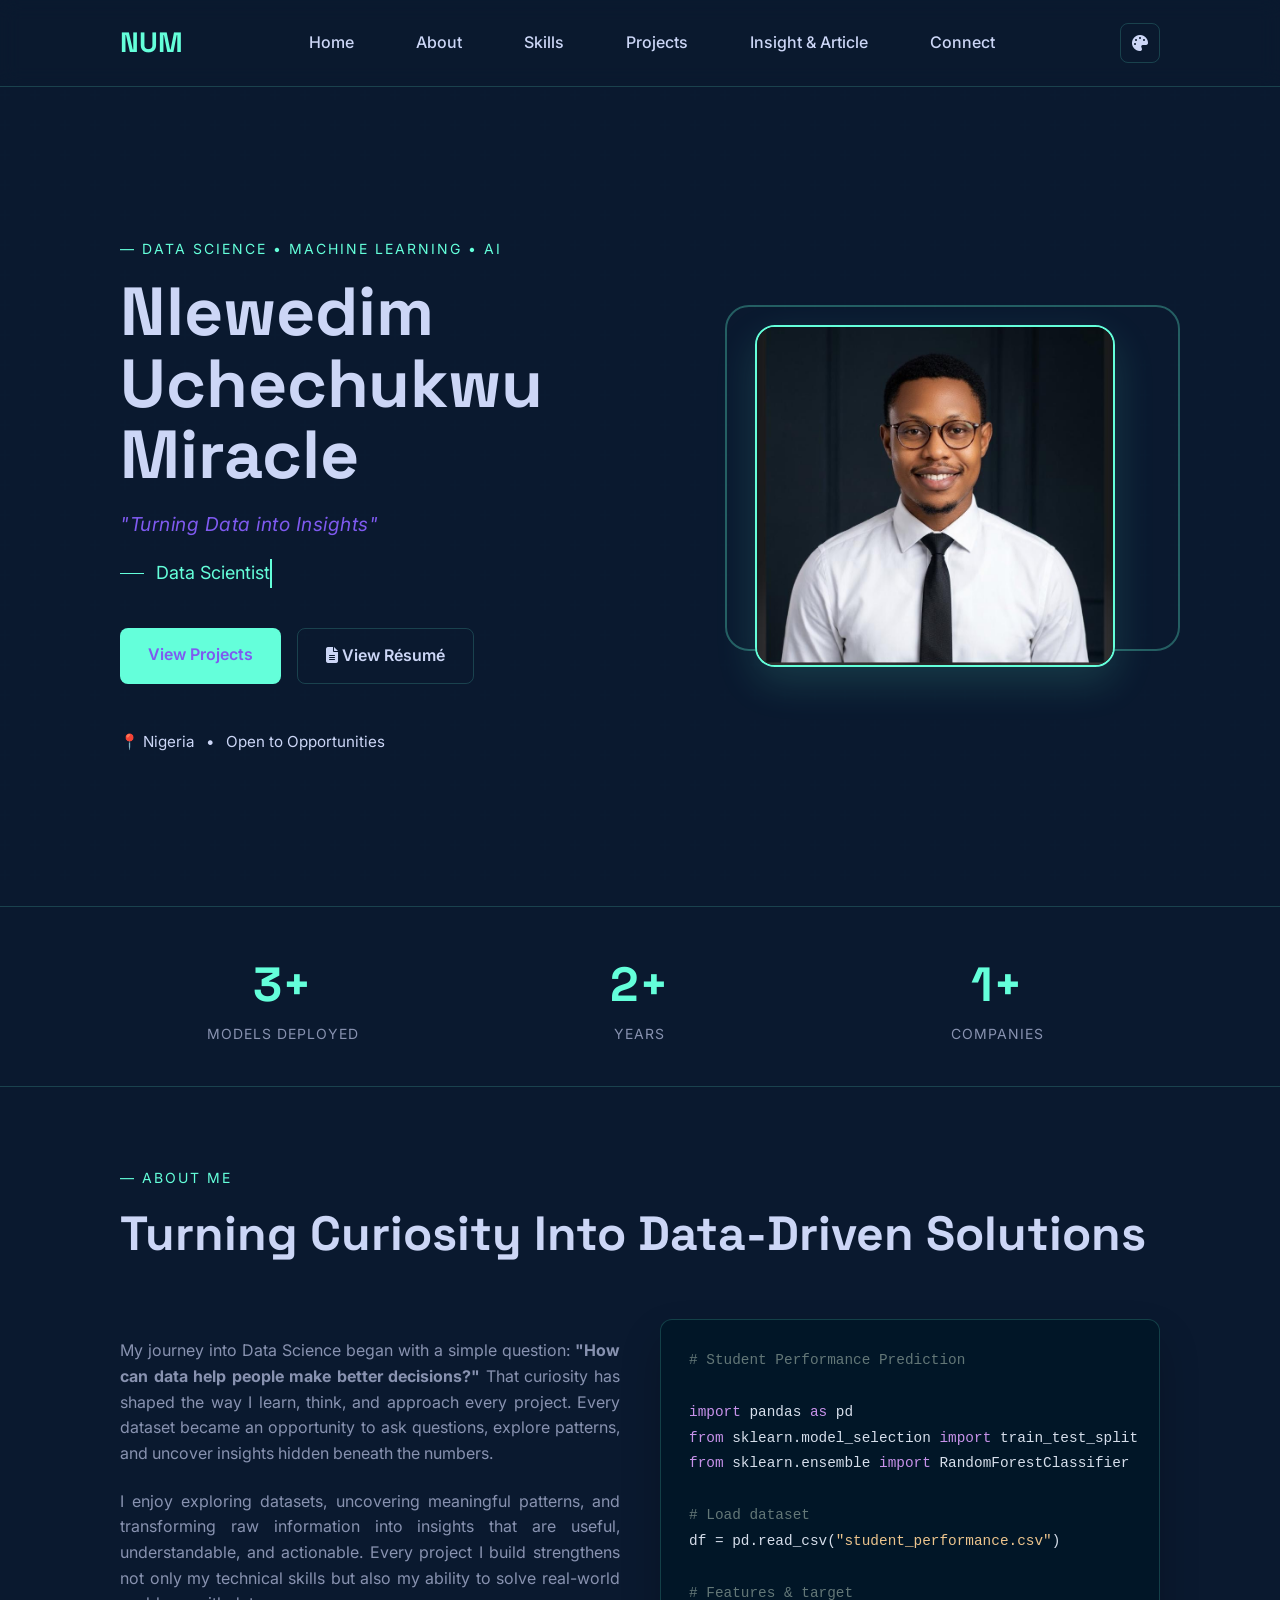
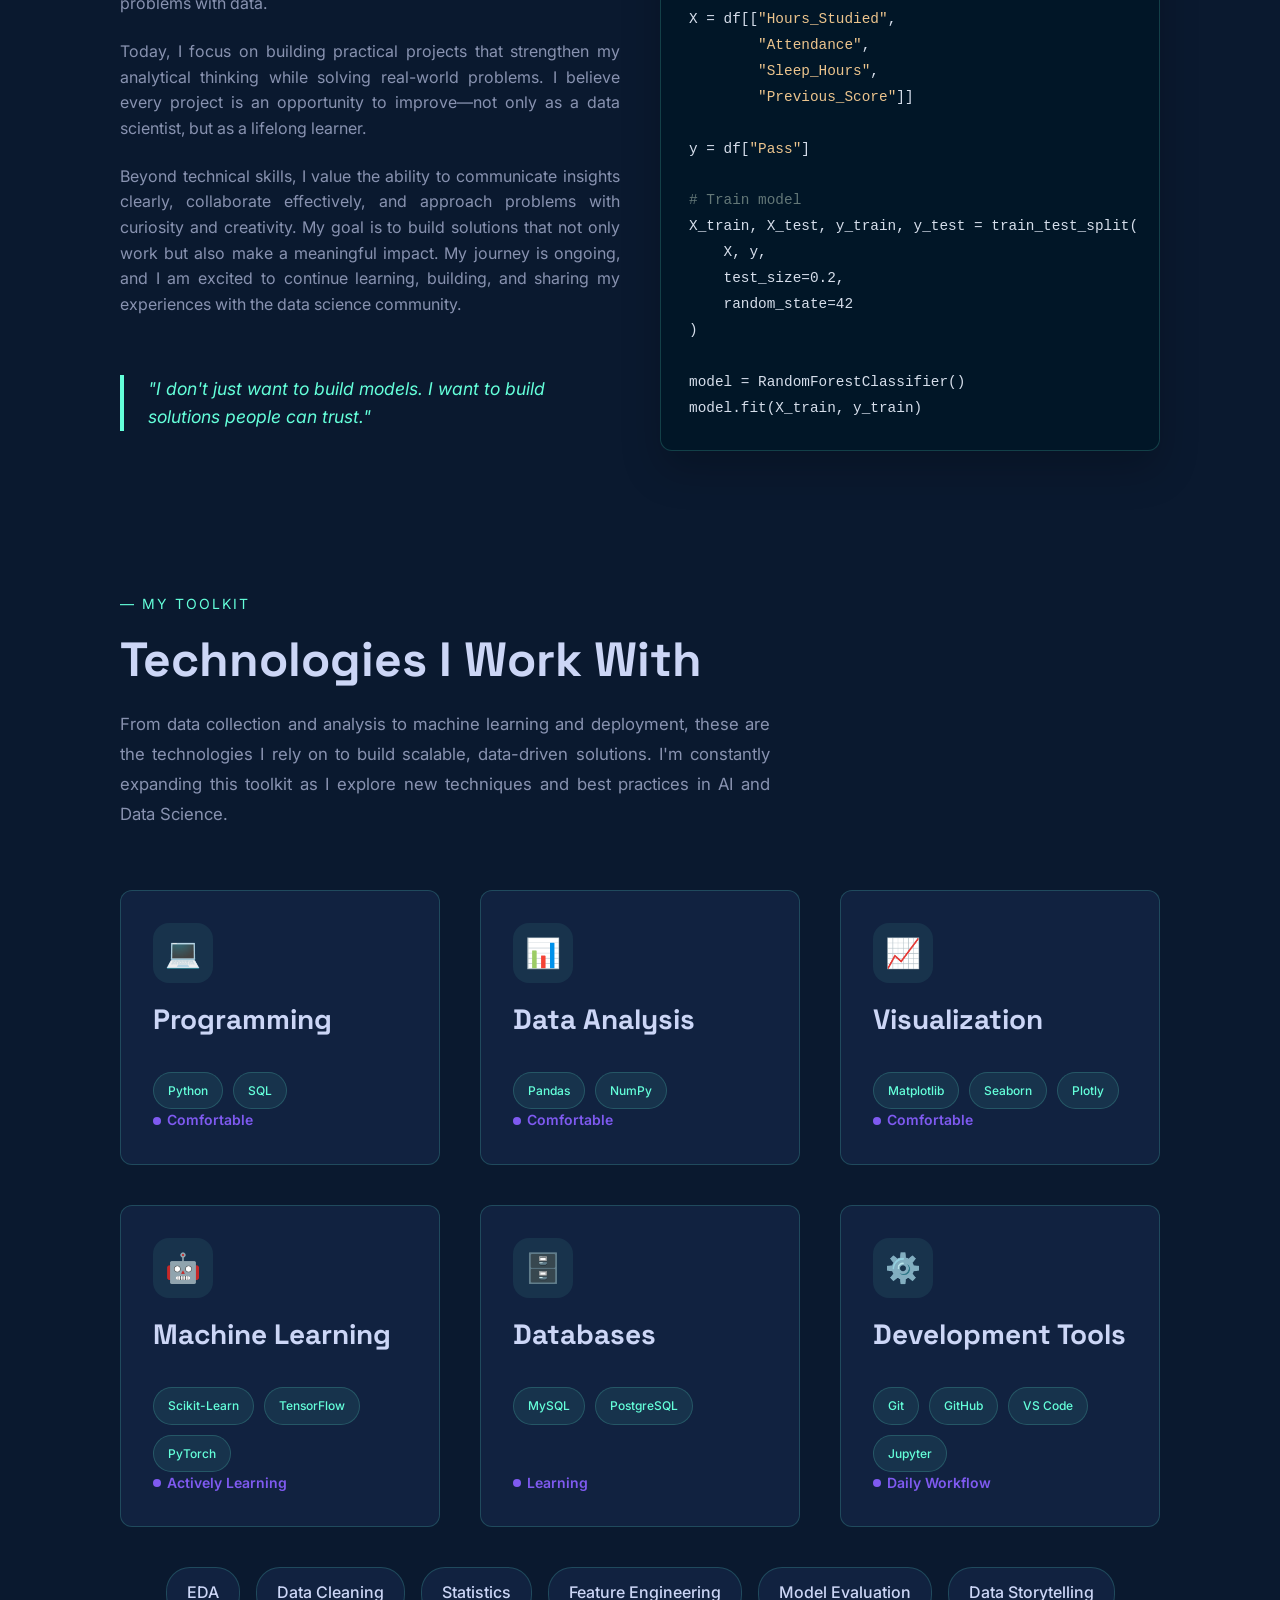
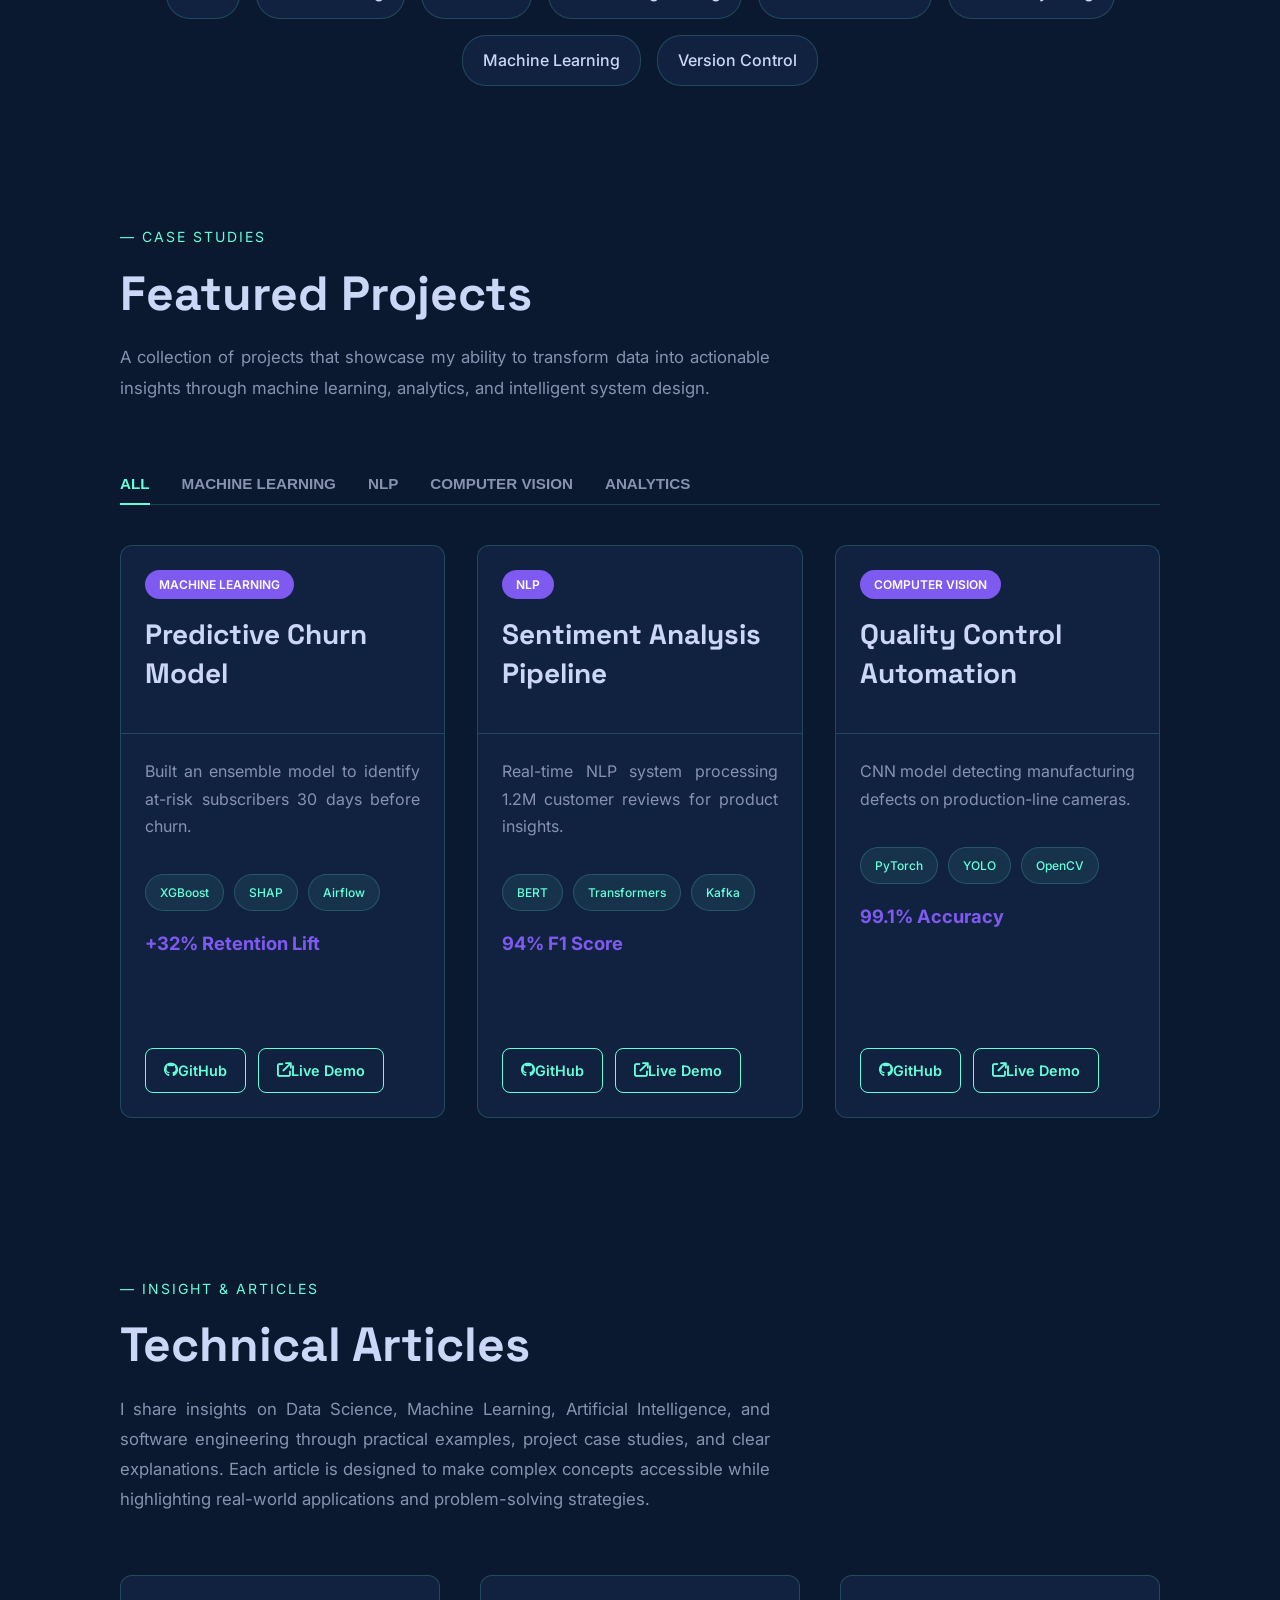
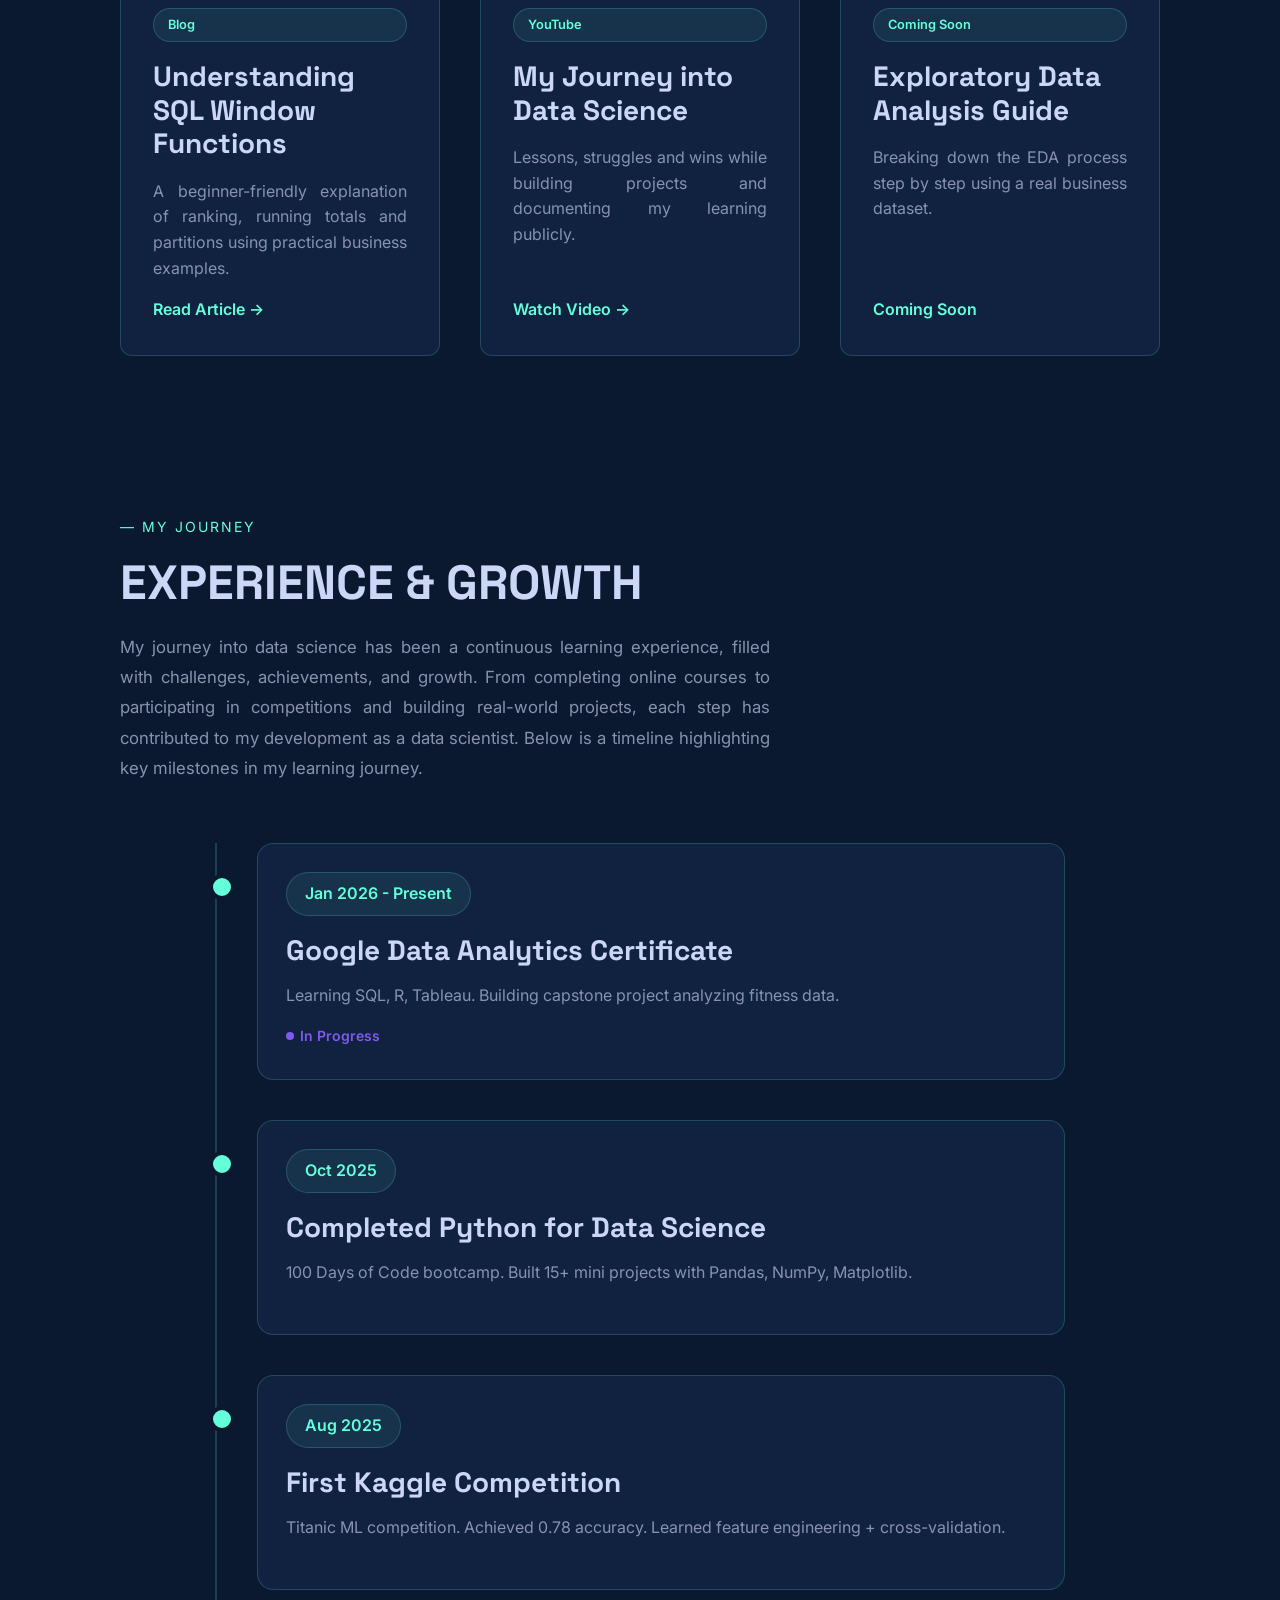
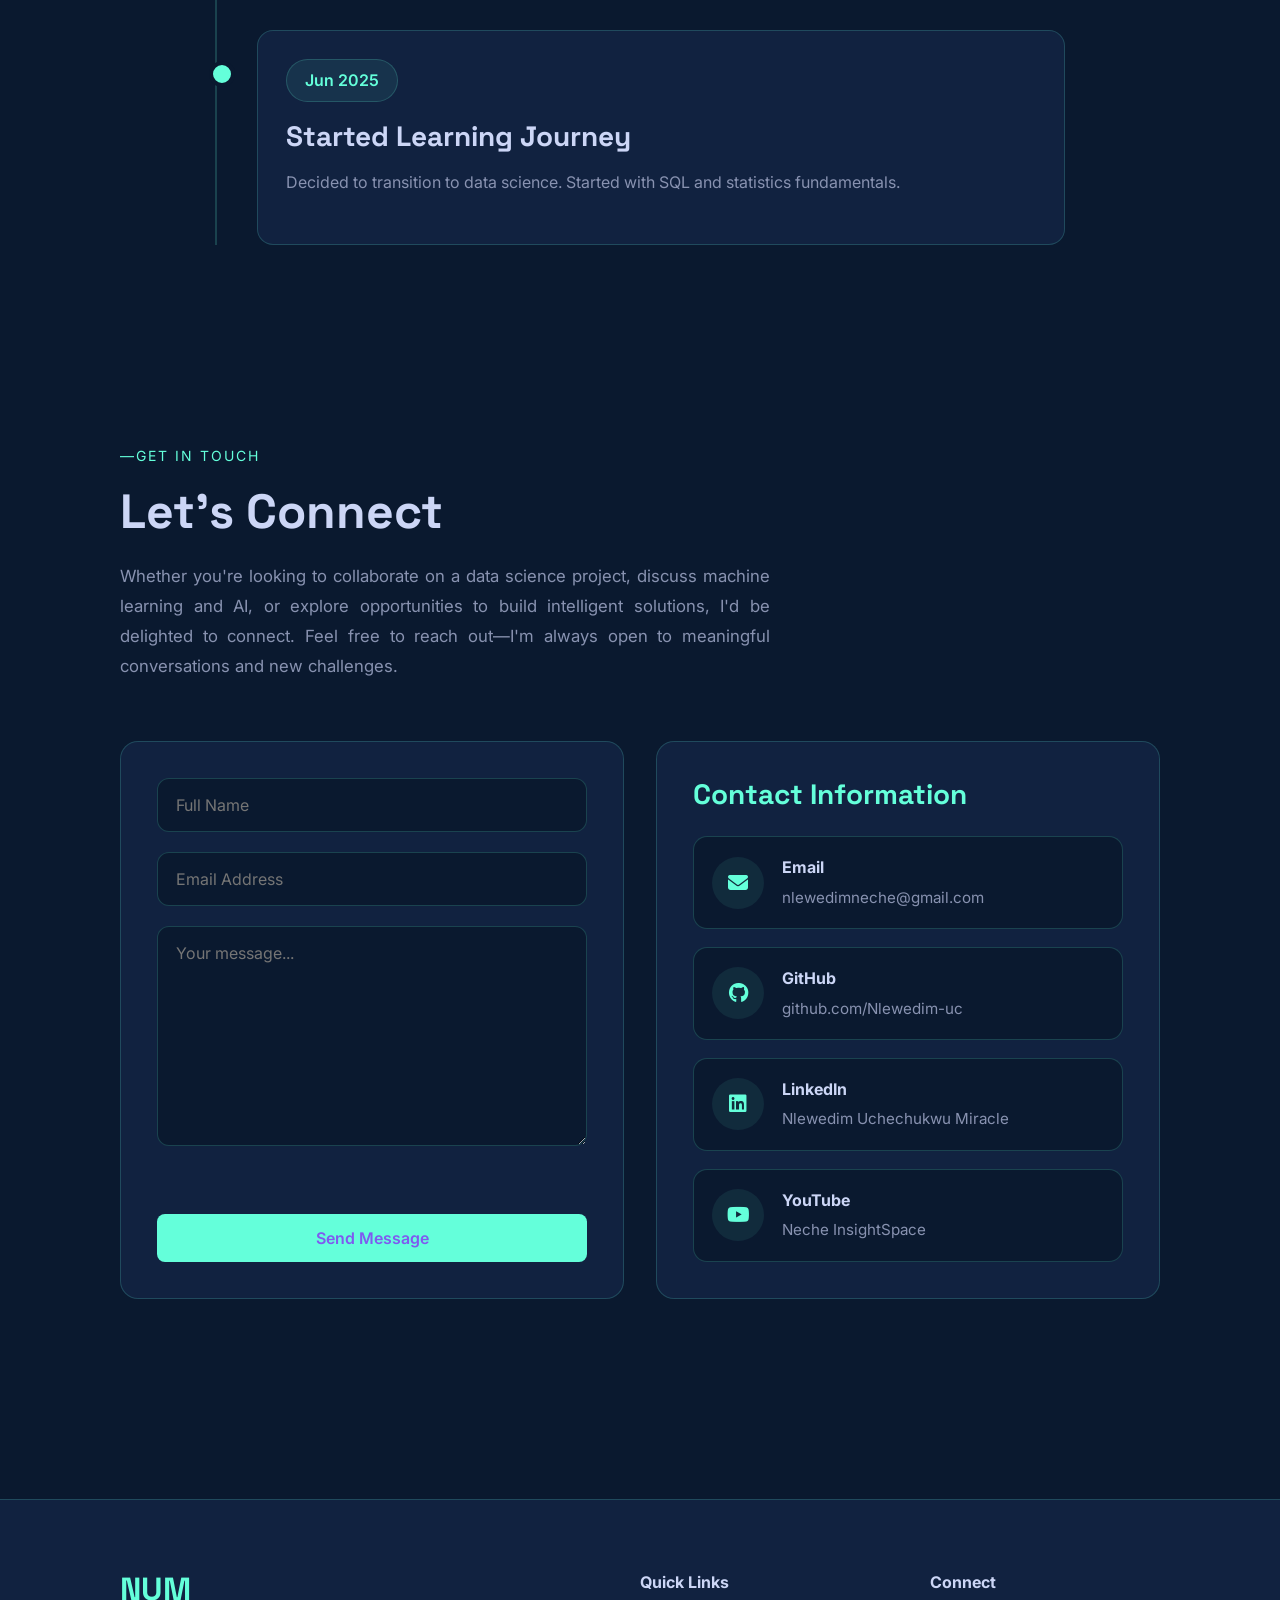
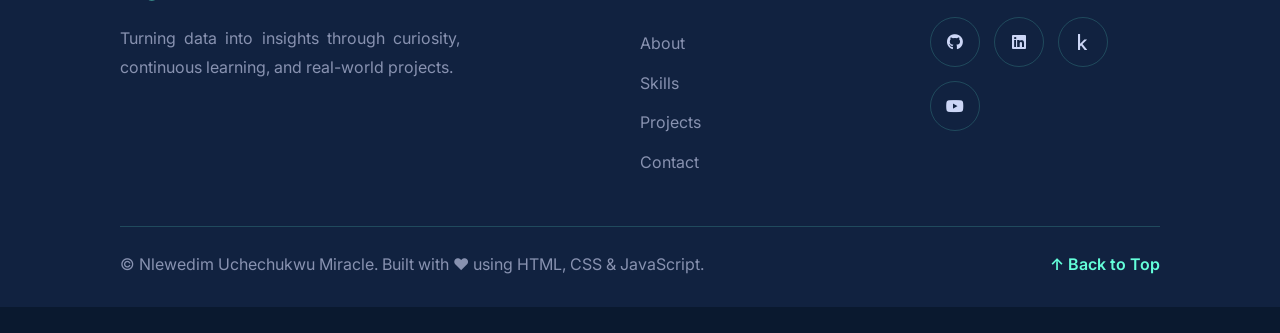
<file: index.html>
<!DOCTYPE html>
<html lang="en">

<head>
    <meta charset="UTF-8">
    <meta name="viewport" content="width=device-width, initial-scale=1.0">
    <title>Nlewedim Uchechechukwu | Data Science Portfolio</title>

    <link rel="preconnect" href="https://fonts.googleapis.com">
    <link rel="preconnect" href="https://fonts.gstatic.com" crossorigin>
    <link
        href="https://fonts.googleapis.com/css2?family=Inter:wght@400;500;600&family=Space+Grotesk:wght@600;700&display=swap"
        rel="stylesheet">

    <link rel="stylesheet" href="https://cdnjs.cloudflare.com/ajax/libs/font-awesome/6.7.2/css/all.min.css">

    <link rel="stylesheet" href="./assets/css/variables.css">
    <link rel="stylesheet" href="./assets/css/style.css">
    <link rel="stylesheet" href="./assets/css/component.css">
    <link rel="stylesheet" href="./assets/css/pages.css">
    <link rel="stylesheet" href="./assets/css/animation.css">
    <link rel="stylesheet" href="./assets/css/responsive.css">

    <script src="./assets/js/animation.js" defer></script>
    <script src="./assets/js/contact.js" defer></script>
    <script src="./assets/js/navigation.js" defer></script>
    <script src="./assets/js/portfolio.js" defer></script>
    <script src="./assets/js/theme.js" defer></script>

</head>

<body>

    <header>
        <div class="container">
            <nav class="nav">
                <a href="#" class="logo">
                    NUM<span></span>
                </a>

                <ul class="nav-links">
                    <li><a href="#">Home</a></li>
                    <li><a href="#about">About</a></li>
                    <li><a href="#skills">Skills</a></li>
                    <li><a href="#portfolio">Projects</a></li>
                    <li><a href="#publications">Insight & Article</a></li>
                    <li><a href="#connect">Connect</a></li>
                </ul>

                <div class="nav-actions">
                    <div class="theme-wrapper">

                        <button id="themeToggle" class="theme-toggle">
                            <i class="fa-solid fa-palette"></i>
                        </button>

                        <div id="themeMenu" class="theme-menu">

                            <button class="theme-option" data-theme="dark">
                                <i class="fa-solid fa-moon"></i> Dark Navy
                            </button>

                            <button class="theme-option" data-theme="black">
                                <i class="fa-solid fa-circle-half-stroke"></i> Dark
                            </button>

                            <button class="theme-option" data-theme="light">
                                <i class="fa-solid fa-sun"></i> Light
                            </button>

                        </div>

                    </div>

                    <button class="menu-toggle" id="menuToggle">☰</button>
                </div>
            </nav>
        </div>

        <div class="mobile-menu" id="mobileMenu">
            <a href="#">Home</a>
            <a href="#about">About</a>
            <a href="#skills">Skills</a>
            <a href="#portfolio">Projects</a>
            <a href="#publications">Insight & Article</a>
            <a href="#connect">Connect</a>
        </div>
    </header>

    <main>

        <section class="hero">
            <div class="container">
                <div class="hero-grid">
                    <div class="hero-content">
                        <span class="eyebrow">— DATA SCIENCE • MACHINE LEARNING • AI</span>
                        <h1 class="hero-name">Nlewedim <span class="last">Uchechukwu Miracle</span></h1>
                        <p class="tagline">"Turning Data into Insights"</p>

                        <div class="roles">
                            <div class="role">
                                <span id="typed-role">Aspiring Data Scientist</span>
                            </div>
                        </div>

                        <div class="cta-group">
                            <a href="#portfolio" class="btn btn-primary">View Projects</a>

                            <a href="./assets/resume/Nlewedim_Uchechukwu_Resume.pdf" target="_blank"
                                rel="noopener noreferrer" class="btn btn-outline">
                                <i class="fas fa-file-lines"></i> View Résumé
                            </a>

                            <div class="hero-note">
                                <span>📍 Nigeria</span>
                                <span>•</span>
                                <span>Open to Opportunities</span>
                            </div>
                        </div>
                    </div>

                    <div class="hero-image fade-up">
                        <img src="./assets/images/CEO Rocterity AI.jpeg" alt="CEO Rocterity AI" />
                    </div>
                </div>
            </div>
        </section>

        <!-- Stats -->
        <section class="stats">
            <div class="container">
                <div class="stats-grid">
                    <div class="fade-up">
                        <div class="stat-number">3+</div>
                        <div class="stat-label">Models Deployed</div>
                    </div>
                    <div class="fade-up">
                        <div class="stat-number">2+</div>
                        <div class="stat-label">Years</div>
                    </div>
                    <div class="fade-up">
                        <div class="stat-number">1+</div>
                        <div class="stat-label">Companies</div>
                    </div>
                </div>
            </div>
        </section>

        <!--about me-->
        <section id="about">
            <div class="container">
                <span class="eyebrow">— ABOUT ME</span>
                <h2>Turning Curiosity Into Data-Driven Solutions</h2>

                <div class="section-grid section-grid-2">
                    <article class="about-content fade-up">
                        <p>
                            My journey into Data Science began with a simple question:
                            <strong>"How can data help people make better decisions?"</strong>
                            That curiosity has shaped the way I learn, think, and approach every project. Every dataset
                            became an opportunity to ask questions, explore patterns, and uncover insights hidden
                            beneath the numbers.
                        </p>
                        <p>
                            I enjoy exploring datasets, uncovering meaningful patterns, and transforming raw information
                            into insights that are useful, understandable, and actionable. Every project I build
                            strengthens not only my technical skills but also my ability to solve real-world problems
                            with data.
                        </p>
                        <p>
                            Today, I focus on building practical projects that strengthen my analytical thinking while
                            solving real-world problems. I believe every project is an opportunity to improve—not only
                            as a data scientist, but as a lifelong learner.
                        </p>
                        <p>
                            Beyond technical skills, I value the ability to communicate insights clearly, collaborate
                            effectively, and approach problems with curiosity and creativity. My goal is to build
                            solutions that not only work but also make a meaningful impact. My journey is ongoing, and I
                            am excited to continue learning, building, and sharing my experiences with the data science
                            community.
                        </p>
                        <div class="about-quote">
                            "I don't just want to build models. I want to build solutions people can trust."
                        </div>
                    </article>

                    <!-- code snipet -->
                     <aside class="code-block fade-up">
<pre><code><span class="code-comment"># Student Performance Prediction</span>

<span class="code-keyword">import</span> pandas <span class="code-keyword">as</span> pd
<span class="code-keyword">from</span> sklearn.model_selection <span class="code-keyword">import</span> train_test_split
<span class="code-keyword">from</span> sklearn.ensemble <span class="code-keyword">import</span> RandomForestClassifier

<span class="code-comment"># Load dataset</span>
df = pd.read_csv(<span class="code-string">"student_performance.csv"</span>)

<span class="code-comment"># Features & target</span>
X = df[[<span class="code-string">"Hours_Studied"</span>,
        <span class="code-string">"Attendance"</span>,
        <span class="code-string">"Sleep_Hours"</span>,
        <span class="code-string">"Previous_Score"</span>]]

y = df[<span class="code-string">"Pass"</span>]

<span class="code-comment"># Train model</span>
X_train, X_test, y_train, y_test = train_test_split(
    X, y,
    test_size=<span class="code-number">0.2</span>,
    random_state=<span class="code-number">42</span>
)

model = RandomForestClassifier()
model.fit(X_train, y_train)
</code></pre>
</aside>
                   
                </div>
            </div>
        </section>

        <!-- Skills -->
        <section id="skills">
            <div class="container">
                <div class="section-header fade-up">
                    <span class="eyebrow">— My Toolkit</span>
                    <h2>Technologies I Work With</h2>
                    <p class="section-description">
                        From data collection and analysis to machine learning and deployment, these are the technologies
                        I rely on to build scalable, data-driven solutions. I'm constantly expanding this toolkit as I
                        explore new techniques and best practices in AI and Data Science.
                    </p>
                </div>

                <div class="section-grid section-grid-3">
                    <article class="card fade-up">
                        <div class="card-icon">💻</div>
                        <h3>Programming</h3>
                        <div class="tags">
                            <span class="tag">Python</span>
                            <span class="tag">SQL</span>
                        </div>
                        <span class="status">Comfortable</span>
                    </article>

                    <article class="card fade-up">
                        <div class="card-icon">📊</div>
                        <h3>Data Analysis</h3>
                        <div class="tags">
                            <span class="tag">Pandas</span>
                            <span class="tag">NumPy</span>
                        </div>
                        <span class="status">Comfortable</span>
                    </article>

                    <article class="card fade-up">
                        <div class="card-icon">📈</div>
                        <h3>Visualization</h3>
                        <div class="tags">
                            <span class="tag">Matplotlib</span>
                            <span class="tag">Seaborn</span>
                            <span class="tag">Plotly</span>
                        </div>
                        <span class="status">Comfortable</span>
                    </article>

                    <article class="card fade-up">
                        <div class="card-icon">🤖</div>
                        <h3>Machine Learning</h3>
                        <div class="tags">
                            <span class="tag">Scikit-Learn</span>
                            <span class="tag">TensorFlow</span>
                            <span class="tag">PyTorch</span>
                        </div>
                        <span class="status">Actively Learning</span>
                    </article>

                    <article class="card fade-up">
                        <div class="card-icon">🗄️</div>
                        <h3>Databases</h3>
                        <div class="tags">
                            <span class="tag">MySQL</span>
                            <span class="tag">PostgreSQL</span>
                        </div>
                        <span class="status">Learning</span>
                    </article>

                    <article class="card fade-up">
                        <div class="card-icon">⚙️</div>
                        <h3>Development Tools</h3>
                        <div class="tags">
                            <span class="tag">Git</span>
                            <span class="tag">GitHub</span>
                            <span class="tag">VS Code</span>
                            <span class="tag">Jupyter</span>
                        </div>
                        <span class="status">Daily Workflow</span>
                    </article>
                </div>

                <div class="tech-cloud fade-up">
                    <span class="tech-bubble">EDA</span>
                    <span class="tech-bubble">Data Cleaning</span>
                    <span class="tech-bubble">Statistics</span>
                    <span class="tech-bubble">Feature Engineering</span>
                    <span class="tech-bubble">Model Evaluation</span>
                    <span class="tech-bubble">Data Storytelling</span>
                    <span class="tech-bubble">Machine Learning</span>
                    <span class="tech-bubble">Version Control</span>
                </div>
            </div>
        </section>

        <!-- Portfolio -->
        <section id="portfolio">
            <div class="container">

                <div class="section-header fade-up">
                    <span class="eyebrow fade-up">— CASE STUDIES</span>
                    <h2 class="fade-up">Featured Projects</h2>
                    <p class="section-description">
                        A collection of projects that showcase my ability to transform data into actionable insights
                        through machine learning, analytics, and intelligent system design.
                    </p>
                </div>

                <div class="filter-tabs fade-up">
                    <button class="filter-tab active" data-filter="all">ALL</button>
                    <button class="filter-tab" data-filter="ml">MACHINE LEARNING</button>
                    <button class="filter-tab" data-filter="nlp">NLP</button>
                    <button class="filter-tab" data-filter="cv">COMPUTER VISION</button>
                    <button class="filter-tab" data-filter="analytics">ANALYTICS</button>
                </div>

                <div class="project-grid">

                    <div class="project-card fade-up" data-category="ml" data-project="1">
                        <div class="project-header">
                            <span class="project-category">MACHINE LEARNING</span>
                            <h3>Predictive Churn Model</h3>
                        </div>
                        <div class="project-body">
                            <p>Built an ensemble model to identify at-risk subscribers 30 days before churn.</p>
                            <div class="tags">
                                <span class="tag">XGBoost</span>
                                <span class="tag">SHAP</span>
                                <span class="tag">Airflow</span>
                            </div>
                            <div class="project-metric">+32% Retention Lift</div>
                            <div class="project-hint">
                                <span>👁 Click anywhere on this card to view the full case study</span>
                            </div>
                            <div class="project-links">
                                <a href="#" target="_blank"><i class="fab fa-github"></i> GitHub</a>
                                <a href="#" target="_blank"><i class="fas fa-arrow-up-right-from-square"></i> Live
                                    Demo</a>
                            </div>
                        </div>
                    </div>

                    <div class="project-card fade-up" data-category="nlp" data-project="2">
                        <div class="project-header">
                            <span class="project-category">NLP</span>
                            <h3>Sentiment Analysis Pipeline</h3>
                        </div>
                        <div class="project-body">
                            <p>Real-time NLP system processing 1.2M customer reviews for product insights.</p>
                            <div class="tags">
                                <span class="tag">BERT</span>
                                <span class="tag">Transformers</span>
                                <span class="tag">Kafka</span>
                            </div>
                            <div class="project-metric">94% F1 Score</div>
                            <div class="project-hint">
                                <span>👁 Click anywhere on this card to view the full case study</span>
                            </div>
                            <div class="project-links">
                                <a href="#" target="_blank"><i class="fab fa-github"></i> GitHub</a>
                                <a href="#" target="_blank"><i class="fas fa-arrow-up-right-from-square"></i> Live
                                    Demo</a>
                            </div>
                        </div>
                    </div>

                    <div class="project-card fade-up" data-category="cv" data-project="3">
                        <div class="project-header">
                            <span class="project-category">COMPUTER VISION</span>
                            <h3>Quality Control Automation</h3>
                        </div>
                        <div class="project-body">
                            <p>CNN model detecting manufacturing defects on production-line cameras.</p>
                            <div class="tags">
                                <span class="tag">PyTorch</span>
                                <span class="tag">YOLO</span>
                                <span class="tag">OpenCV</span>
                            </div>
                            <div class="project-metric">99.1% Accuracy</div>
                            <div class="project-hint">
                                <span>👁 Click anywhere on this card to view the full case study</span>
                            </div>
                            <div class="project-links">
                                <a href="#" target="_blank"><i class="fab fa-github"></i> GitHub</a>
                                <a href="#" target="_blank"><i class="fas fa-arrow-up-right-from-square"></i> Live
                                    Demo</a>
                            </div>
                        </div>
                    </div>

                </div>
            </div>
        </section>

        <!-- Publications -->
        <section id="publications">
            <div class="container">

                <div class="section-header fade-up">
                    <span class="eyebrow">— Insight & Articles</span>
                    <h2>Technical Articles</h2>
                    <p class="section-description">
                        I share insights on Data Science, Machine Learning, Artificial Intelligence, and software
                        engineering through practical examples, project case studies, and clear explanations. Each
                        article is designed to make complex concepts accessible while highlighting real-world
                        applications and problem-solving strategies.
                    </p>
                </div>

                <div class="section-grid section-grid-3">
                    <article class="card fade-up">
                        <span class="article-platform">Blog</span>
                        <h3>Understanding SQL Window Functions</h3>
                        <p>A beginner-friendly explanation of ranking, running totals and partitions using practical
                            business examples.</p>
                        <a href="#">Read Article →</a>
                    </article>

                    <article class="card fade-up">
                        <span class="article-platform">YouTube</span>
                        <h3>My Journey into Data Science</h3>
                        <p>Lessons, struggles and wins while building projects and documenting my learning publicly.</p>
                        <a href="#">Watch Video →</a>
                    </article>

                    <article class="card fade-up">
                        <span class="article-platform">Coming Soon</span>
                        <h3>Exploratory Data Analysis Guide</h3>
                        <p>Breaking down the EDA process step by step using a real business dataset.</p>
                        <a href="#">Coming Soon</a>
                    </article>
                </div>
            </div>
        </section>

        <!-- Journey -->
        <section id="journey">
            <div class="container">

                <div class="section-header fade-up">
                    <span class="eyebrow">— MY JOURNEY</span>
                    <h2>EXPERIENCE & GROWTH</h2>
                    <p class="section-description">
                        My journey into data science has been a continuous learning experience,
                        filled with challenges, achievements, and growth. From completing online
                        courses to participating in competitions and building real-world projects,
                        each step has contributed to my development as a data scientist. Below is
                        a timeline highlighting key milestones in my learning journey.
                    </p>
                </div>



                <div class="timeline">
                    <div class="timeline-item fade-up">
                        <div class="timeline-date">Jan 2026 - Present</div>
                        <h3>Google Data Analytics Certificate</h3>
                        <p>Learning SQL, R, Tableau. Building capstone project analyzing fitness data.</p>
                        <div class="status">In Progress</div>
                    </div>
                    <div class="timeline-item fade-up">
                        <div class="timeline-date">Oct 2025</div>
                        <h3>Completed Python for Data Science</h3>
                        <p>100 Days of Code bootcamp. Built 15+ mini projects with Pandas, NumPy, Matplotlib.</p>
                    </div>
                    <div class="timeline-item fade-up">
                        <div class="timeline-date">Aug 2025</div>
                        <h3>First Kaggle Competition</h3>
                        <p>Titanic ML competition. Achieved 0.78 accuracy. Learned feature engineering +
                            cross-validation.</p>
                    </div>
                    <div class="timeline-item fade-up">
                        <div class="timeline-date">Jun 2025</div>
                        <h3>Started Learning Journey</h3>
                        <p>Decided to transition to data science. Started with SQL and statistics fundamentals.</p>
                    </div>
                </div>
            </div>
        </section>

        <!-- Contact -->
        <section id="connect">
            <div class="container">
                <div class="section-header fade-up">
                    <span class="eyebrow">—GET IN TOUCH</span>
                    <h2>Let's Connect</h2>

                    <p class="section-description">
                        Whether you're looking to collaborate on a data science project, discuss machine learning and
                        AI, or explore opportunities to build intelligent solutions, I'd be delighted to connect. Feel
                        free to reach out—I'm always open to meaningful conversations and new challenges.
                    </p>
                </div>
                <!-- contact form -->
                <div class="contact-grid">
                    <article class="contact-card fade-up">
                        <form id="contactForm" action="https://formspree.io/f/mgojlpbq" method="POST">

                            <div class="form-group">
                                <input type="text" name="name" placeholder="Full Name" required>
                            </div>

                            <div class="form-group">
                                <input type="email" name="email" placeholder="Email Address" required>
                            </div>

                            <div class="form-group">
                                <textarea name="message" rows="6" placeholder="Your message..." required></textarea>
                            </div>


                            <div id="formMessage" class="form-message"></div>
                            <button id="submitBtn" class="btn btn-primary" type="submit">
                                Send Message
                            </button>


                        </form>
                    </article>

                    <!-- Contact details -->
                    <aside class="contact-card fade-up">
                        <h3>Contact Information</h3>
                        <div class="contact-info">
                            <a href="mailto:nlewedimneche@gmail.com" class="contact-item">
                                <i class="fa-solid fa-envelope"></i>
                                <div>
                                    <strong>Email</strong>
                                    <p>nlewedimneche@gmail.com</p>
                                </div>
                            </a>
                            <a href="https://github.com/Nlewedim-uc" target="_blank" rel="noopener noreferrer"
                                aria-label="GitHub" class="contact-item">
                                <i class="fa-brands fa-github"></i>
                                <div>
                                    <strong>GitHub</strong>
                                    <p>github.com/Nlewedim-uc</p>
                                </div>
                            </a>
                            <a href="https://www.linkedin.com/in/nlewedim-uchechukwu/" target="_blank"
                                rel="noopener noreferrer" aria-label="LinkedIn" class="contact-item">
                                <i class="fa-brands fa-linkedin"></i>
                                <div>
                                    <strong>LinkedIn</strong>
                                    <p>Nlewedim Uchechukwu Miracle</p>
                                </div>
                            </a>
                            <a href="https://www.youtube.com/@NecheInsightSpace" target="_blank"
                                rel="noopener noreferrer" aria-label="YouTube" class="contact-item">
                                <i class="fa-brands fa-youtube"></i>
                                <div>
                                    <strong>YouTube</strong>
                                    <p>Neche InsightSpace</p>
                                </div>
                            </a>
                        </div>
                    </aside>
                </div>
            </div>
        </section>

    </main>


    <!-- Footer -->
    <footer class="footer">
        <div class="container">
            <div class="footer-content">
                <div class="footer-logo">
                    <h2>NUM</h2>
                    <p>Turning data into insights through curiosity, continuous learning, and real-world projects.</p>
                </div>

                <nav class="footer-nav">
                    <h4>Quick Links</h4>
                    <a href="#about">About</a>
                    <a href="#skills">Skills</a>
                    <a href="#portfolio">Projects</a>
                    <a href="#connect">Contact</a>
                </nav>

                <div class="footer-social-wrapper">
                    <h4>Connect</h4>
                    <div class="footer-social">
                        <a href="https://github.com/Nlewedim-uc" target="_blank" aria-label="GitHub"><i
                                class="fab fa-github"></i></a>
                        <a href="#" aria-label="LinkedIn"><i class="fab fa-linkedin"></i></a>
                        <a href="#" aria-label="Kaggle"><i class="fab fa-kaggle"></i></a>
                        <a href="#" aria-label="YouTube"><i class="fab fa-youtube"></i></a>
                    </div>
                </div>
            </div>

            <div class="footer-divider"></div>

            <div class="footer-bottom">
                <p>
                    &copy; <span id="year"></span> Nlewedim Uchechukwu Miracle. Built with ❤️ using HTML, CSS &
                    JavaScript.
                </p>
                <a href="#top" class="back-top">↑ Back to Top</a>
            </div>
        </div>
    </footer>


    <!-- Project Modal -->
    <div id="projectModal" class="modal">
        <div class="modal-content">
            <button id="modalClose" aria-label="Close modal">✕</button>
            <div id="modalBody"></div>
        </div>
    </div>

</body>

</html>
</file>
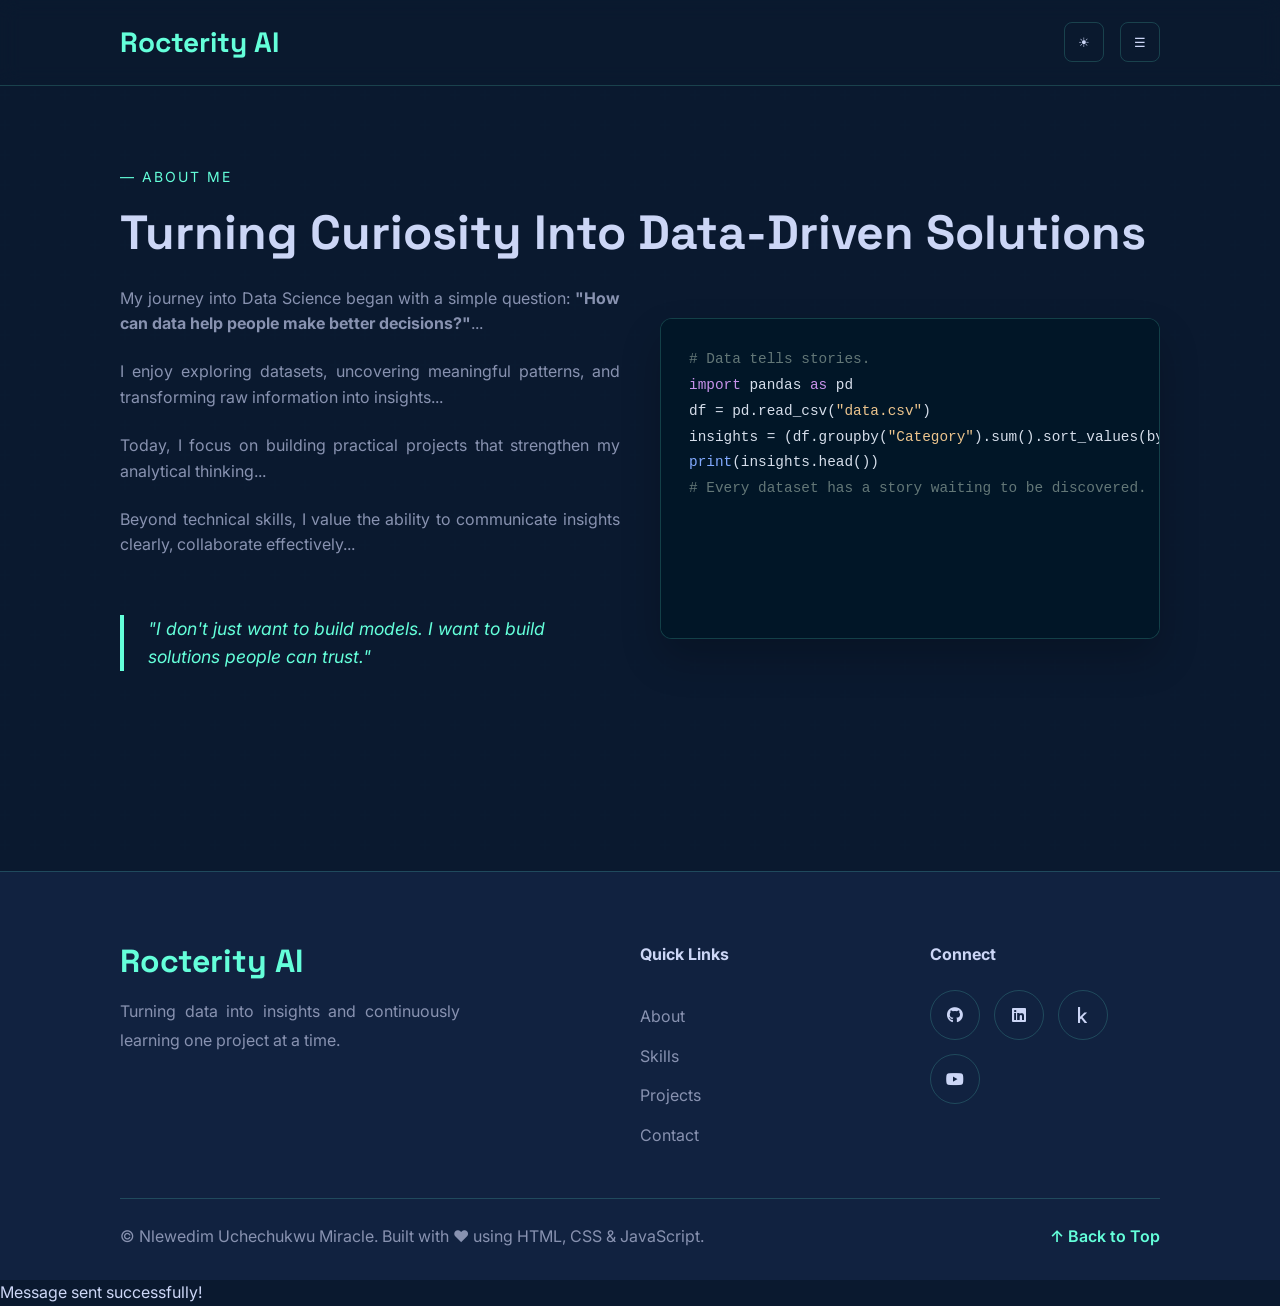
<file: htmls/about.html>
<!DOCTYPE html>
<html lang="en">
<head>
    <meta charset="UTF-8">
    <meta name="viewport" content="width=device-width, initial-scale=1.0">
    <title>Nlewedim Uchechechukwu | Data Science Portfolio</title>

    <link rel="preconnect" href="https://fonts.googleapis.com">
    <link rel="preconnect" href="https://fonts.gstatic.com" crossorigin>
    <link href="https://fonts.googleapis.com/css2?family=Inter:wght@400;500;600&family=Space+Grotesk:wght@600;700&display=swap" rel="stylesheet">

    <link rel="stylesheet" href="https://cdnjs.cloudflare.com/ajax/libs/font-awesome/6.7.2/css/all.min.css">
    
    <link rel="stylesheet" href="/assets/css/style.css">
    <link rel="stylesheet" href="/assets/css/animation.css">
    <link rel="stylesheet" href="/assets/css/pages.css">
    <link rel="stylesheet" href="/assets/css/responsive.css">
    <link rel="stylesheet" href="/assets/css/variables.css">
    <link rel="stylesheet" href="/assets/css/component.css">

    <script src="/assets/js/animation.js" defer></script>
    <script src="/assets/js/contact.js" defer></script>
    <script src="/assets/js/navigation.js" defer></script>
    <script src="/assets/js/portfolio.js" defer></script>
    <script src="/assets/js/theme.js" defer></script>
</head>
<body>
    <header>
        <div class="container">
            <nav class="nav">
                <a href="#" class="logo">Rocterity <span>AI</span></a>
                <ul class="nav-links">
                    <li><a href="#">Home</a></li>
                    <li><a href="#about">About</a></li>
                    <li><a href="#skills">Skills</a></li>
                    <li><a href="#portfolio">Projects</a></li>
                    <li><a href="#publications">Insight & Article</a></li>
                    <li><a href="#connect">Connect</a></li>
                </ul>
                <div class="nav-actions">
                    <button class="theme-toggle" id="themeToggle">☀</button>
                    <button class="menu-toggle" id="menuToggle">☰</button>
                </div>
            </nav>
        </div>
        <div class="mobile-menu" id="mobileMenu">
            <a href="#">Home</a>
            <a href="#about">About</a>
            <a href="#skills">Skills</a>
            <a href="#portfolio">Projects</a>
            <a href="#publications">Insight & Article</a>
            <a href="#connect">Connect</a>
        </div>
    </header>

    <main>

        <section id="about">
    <div class="container">
        <span class="eyebrow">— ABOUT ME</span>
        <h2>Turning Curiosity Into Data-Driven Solutions</h2>
        <div class="section-grid section-grid-2">
            <article class="about-content fade-up">
                <p>My journey into Data Science began with a simple question: <strong>"How can data help people make better decisions?"</strong>...</p>
                <p>I enjoy exploring datasets, uncovering meaningful patterns, and transforming raw information into insights...</p>
                <p>Today, I focus on building practical projects that strengthen my analytical thinking...</p>
                <p>Beyond technical skills, I value the ability to communicate insights clearly, collaborate effectively...</p>
                <div class="about-quote">"I don't just want to build models. I want to build solutions people can trust."</div>
            </article>
            <aside class="code-block fade-up">
<pre><code><span class="code-comment"># Data tells stories.</span>
<span class="code-keyword">import</span> pandas <span class="code-keyword">as</span> pd
df = pd.read_csv(<span class="code-string">"data.csv"</span>)
insights = (df.groupby(<span class="code-string">"Category"</span>).sum().sort_values(by=<span class="code-string">"Revenue"</span>, ascending=<span class="code-keyword">False</span>))
<span class="code-function">print</span>(insights.head())
<span class="code-comment"># Every dataset has a story waiting to be discovered.</span></code></pre>
            </aside>
        </div>
    </div>
</section>


    </main>

    <footer class="footer">
        <div class="container">
            <div class="footer-content">
                <div class="footer-logo">
                    <h2>Rocterity AI</h2>
                    <p>Turning data into insights and continuously learning one project at a time.</p>
                </div>
                <nav class="footer-nav">
                    <h4>Quick Links</h4>
                    <a href="#about">About</a>
                    <a href="#skills">Skills</a>
                    <a href="#portfolio">Projects</a>
                    <a href="#connect">Contact</a>
                </nav>
                <div class="footer-social-wrapper">
                    <h4>Connect</h4>
                    <div class="footer-social">
                        <a href="https://github.com/Nlewedim-uc" target="_blank" aria-label="GitHub"><i class="fab fa-github"></i></a>
                        <a href="#" aria-label="LinkedIn"><i class="fab fa-linkedin"></i></a>
                        <a href="#" aria-label="Kaggle"><i class="fab fa-kaggle"></i></a>
                        <a href="#" aria-label="YouTube"><i class="fab fa-youtube"></i></a>
                    </div>
                </div>
            </div>
            <div class="footer-divider"></div>
            <div class="footer-bottom">
                <p>&copy; <span id="year"></span> Nlewedim Uchechukwu Miracle. Built with ❤️ using HTML, CSS & JavaScript.</p>
                <a href="#top" class="back-top">↑ Back to Top</a>
            </div>
        </div>
    </footer>

    <!-- Utilities / Popups Component Group -->
    <div class="toast" id="toast">Message sent successfully!</div>
    <div id="projectModal" class="modal">
        <div class="modal-content">
            <button id="modalClose" aria-label="Close modal">✕</button>
            <div id="modalBody"></div>
        </div>
    </div>
</body>
</html>
</file>
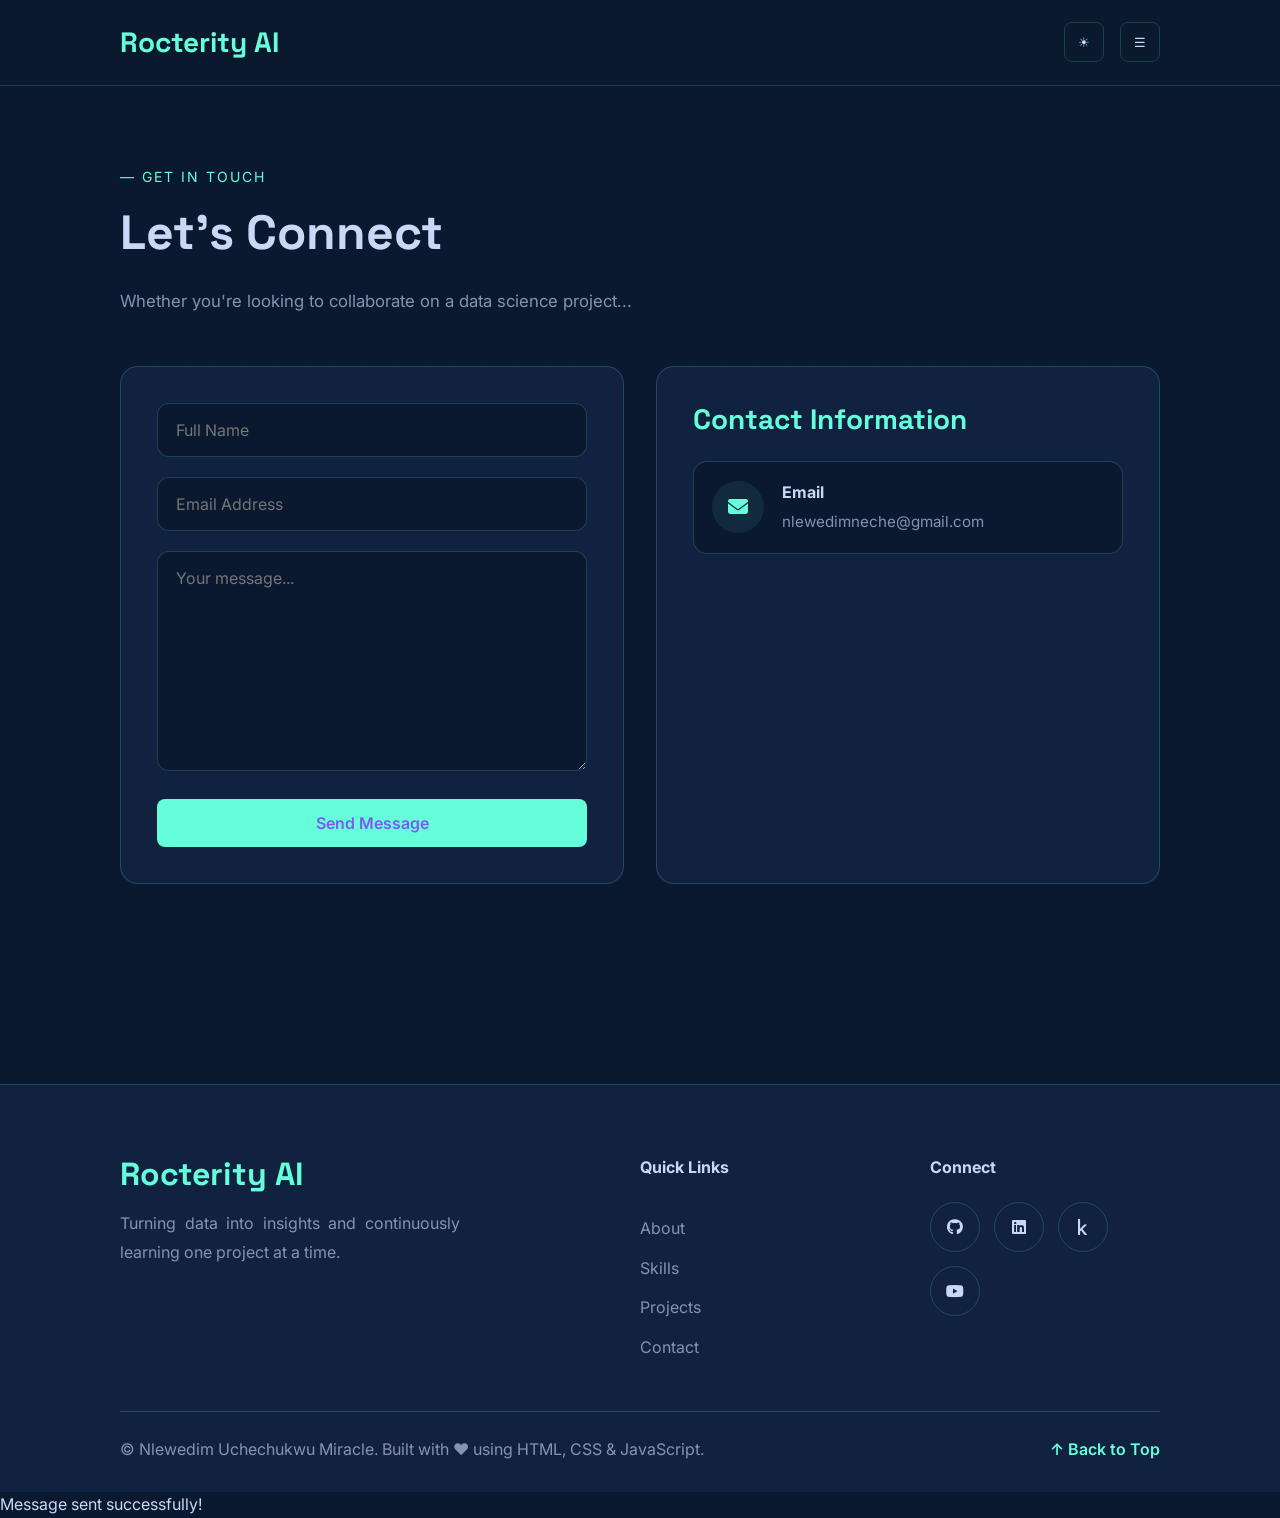
<file: htmls/contact.html>
<!DOCTYPE html>
<html lang="en">
<head>
    <meta charset="UTF-8">
    <meta name="viewport" content="width=device-width, initial-scale=1.0">
    <title>Nlewedim Uchechechukwu | Data Science Portfolio</title>

    <link rel="preconnect" href="https://fonts.googleapis.com">
    <link rel="preconnect" href="https://fonts.gstatic.com" crossorigin>
    <link href="https://fonts.googleapis.com/css2?family=Inter:wght@400;500;600&family=Space+Grotesk:wght@600;700&display=swap" rel="stylesheet">

    <link rel="stylesheet" href="https://cdnjs.cloudflare.com/ajax/libs/font-awesome/6.7.2/css/all.min.css">
    
    <link rel="stylesheet" href="/assets/css/style.css">
    <link rel="stylesheet" href="/assets/css/animation.css">
    <link rel="stylesheet" href="/assets/css/pages.css">
    <link rel="stylesheet" href="/assets/css/responsive.css">
    <link rel="stylesheet" href="/assets/css/variables.css">
    <link rel="stylesheet" href="/assets/css/component.css">

    <script src="/assets/js/animation.js" defer></script>
    <script src="/assets/js/contact.js" defer></script>
    <script src="/assets/js/navigation.js" defer></script>
    <script src="/assets/js/portfolio.js" defer></script>
    <script src="/assets/js/theme.js" defer></script>
</head>
<body>
    <header>
        <div class="container">
            <nav class="nav">
                <a href="#" class="logo">Rocterity <span>AI</span></a>
                <ul class="nav-links">
                    <li><a href="#">Home</a></li>
                    <li><a href="#about">About</a></li>
                    <li><a href="#skills">Skills</a></li>
                    <li><a href="#portfolio">Projects</a></li>
                    <li><a href="#publications">Insight & Article</a></li>
                    <li><a href="#connect">Connect</a></li>
                </ul>
                <div class="nav-actions">
                    <button class="theme-toggle" id="themeToggle">☀</button>
                    <button class="menu-toggle" id="menuToggle">☰</button>
                </div>
            </nav>
        </div>
        <div class="mobile-menu" id="mobileMenu">
            <a href="#">Home</a>
            <a href="#about">About</a>
            <a href="#skills">Skills</a>
            <a href="#portfolio">Projects</a>
            <a href="#publications">Insight & Article</a>
            <a href="#connect">Connect</a>
        </div>
</header>

<main>

<section id="connect">
    <div class="container">
        <span class="eyebrow">— GET IN TOUCH</span>
        <h2>Let's Connect</h2>
        <p class="section-description">Whether you're looking to collaborate on a data science project...</p>
        <div class="contact-grid">
            <article class="contact-card fade-up">
                <form id="contactForm" action="https://formspree.io/f/mgojlpbq" method="POST">
                    <div class="form-group"><input type="text" name="name" placeholder="Full Name" required></div>
                    <div class="form-group"><input type="email" name="email" placeholder="Email Address" required></div>
                    <div class="form-group"><textarea name="message" rows="6" placeholder="Your message..." required></textarea></div>
                    <button id="submitBtn" class="btn btn-primary" type="submit">Send Message</button>
                </form>
            </article>
            <aside class="contact-card fade-up">
                <h3>Contact Information</h3>
                <div class="contact-info">
                    <a href="mailto:nlewedimneche@gmail.com" class="contact-item">
                        <i class="fa-solid fa-envelope"></i>
                        <div><strong>Email</strong><p>nlewedimneche@gmail.com</p></div>
                    </a>
                    <!-- [Repeat anchors for GitHub, LinkedIn, and YouTube channels] -->
                </div>
            </aside>
        </div>
    </div>
</section>

</main>


<footer class="footer">
    <div class="container">
        <div class="footer-content">
            <div class="footer-logo">
                <h2>Rocterity AI</h2>
                <p>Turning data into insights and continuously learning one project at a time.</p>
            </div>
            <nav class="footer-nav">
                <h4>Quick Links</h4>
                <a href="#about">About</a>
                <a href="#skills">Skills</a>
                <a href="#portfolio">Projects</a>
                <a href="#connect">Contact</a>
            </nav>
            <div class="footer-social-wrapper">
                <h4>Connect</h4>
                <div class="footer-social">
                    <a href="https://github.com/Nlewedim-uc" target="_blank" aria-label="GitHub"><i class="fab fa-github"></i></a>
                    <a href="#" aria-label="LinkedIn"><i class="fab fa-linkedin"></i></a>
                    <a href="#" aria-label="Kaggle"><i class="fab fa-kaggle"></i></a>
                    <a href="#" aria-label="YouTube"><i class="fab fa-youtube"></i></a>
                </div>
            </div>
        </div>
        <div class="footer-divider"></div>
        <div class="footer-bottom">
            <p>&copy; <span id="year"></span> Nlewedim Uchechukwu Miracle. Built with ❤️ using HTML, CSS & JavaScript.</p>
            <a href="#top" class="back-top">↑ Back to Top</a>
        </div>
    </div>
</footer>

<!-- Utilities / Popups Component Group -->
<div class="toast" id="toast">Message sent successfully!</div>
<div id="projectModal" class="modal">
    <div class="modal-content">
        <button id="modalClose" aria-label="Close modal">✕</button>
        <div id="modalBody"></div>
    </div>
</div>
</body>
</html>
</file>
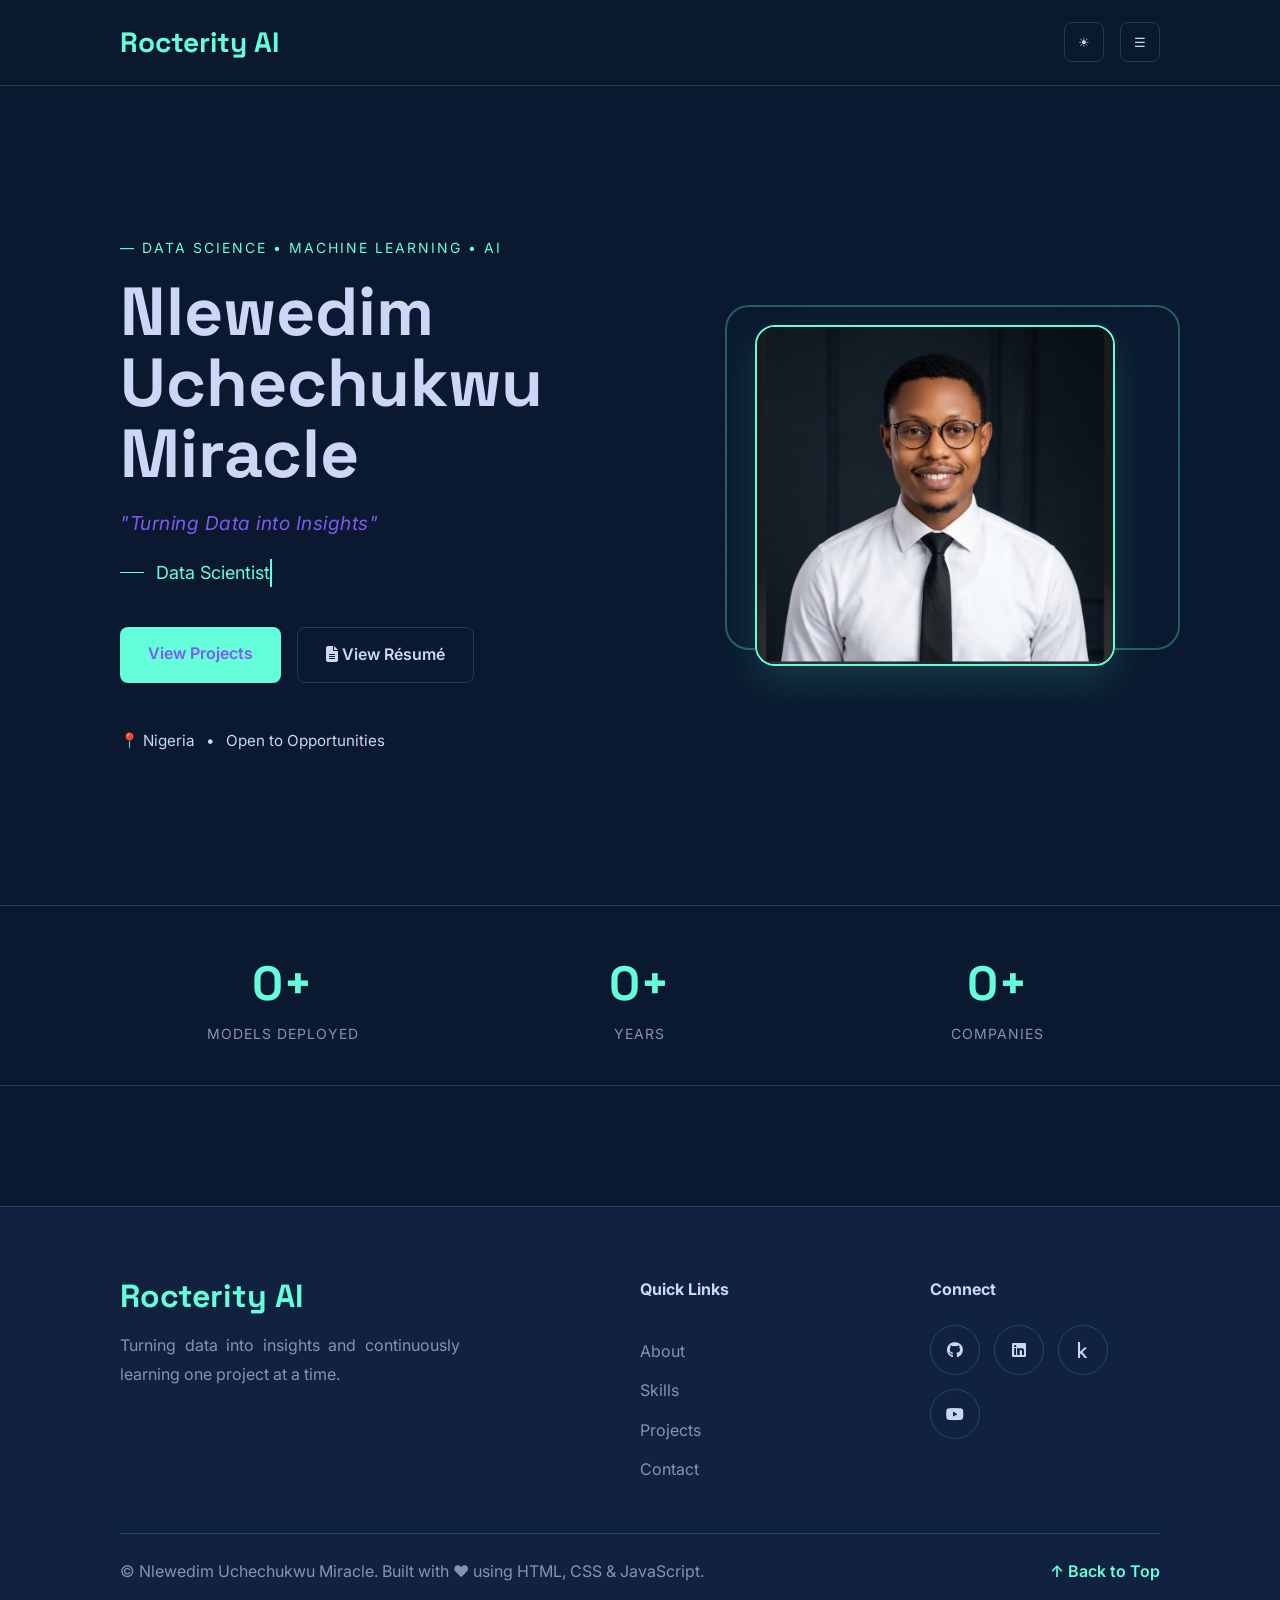
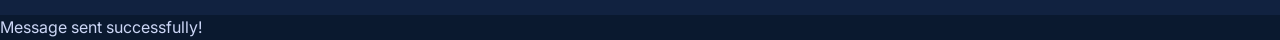
<file: htmls/hero.html>
<!DOCTYPE html>
<html lang="en">
<head>
    <meta charset="UTF-8">
    <meta name="viewport" content="width=device-width, initial-scale=1.0">
    <title>Nlewedim Uchechechukwu | Data Science Portfolio</title>

    <link rel="preconnect" href="https://fonts.googleapis.com">
    <link rel="preconnect" href="https://fonts.gstatic.com" crossorigin>
    <link href="https://fonts.googleapis.com/css2?family=Inter:wght@400;500;600&family=Space+Grotesk:wght@600;700&display=swap" rel="stylesheet">

    <link rel="stylesheet" href="https://cdnjs.cloudflare.com/ajax/libs/font-awesome/6.7.2/css/all.min.css">
    
    <link rel="stylesheet" href="/assets/css/style.css">
    <link rel="stylesheet" href="/assets/css/animation.css">
    <link rel="stylesheet" href="/assets/css/pages.css">
    <link rel="stylesheet" href="/assets/css/responsive.css">
    <link rel="stylesheet" href="/assets/css/variables.css">
    <link rel="stylesheet" href="/assets/css/component.css">

    <script src="/assets/js/animation.js" defer></script>
    <script src="/assets/js/contact.js" defer></script>
    <script src="/assets/js/navigation.js" defer></script>
    <script src="/assets/js/portfolio.js" defer></script>
    <script src="/assets/js/theme.js" defer></script>
</head>
<body>
    <header>
        <div class="container">
            <nav class="nav">
                <a href="#" class="logo">Rocterity <span>AI</span></a>
                <ul class="nav-links">
                    <li><a href="#">Home</a></li>
                    <li><a href="#about">About</a></li>
                    <li><a href="#skills">Skills</a></li>
                    <li><a href="#portfolio">Projects</a></li>
                    <li><a href="#publications">Insight & Article</a></li>
                    <li><a href="#connect">Connect</a></li>
                </ul>
                <div class="nav-actions">
                    <button class="theme-toggle" id="themeToggle">☀</button>
                    <button class="menu-toggle" id="menuToggle">☰</button>
                </div>
            </nav>
        </div>
        <div class="mobile-menu" id="mobileMenu">
            <a href="#">Home</a>
            <a href="#about">About</a>
            <a href="#skills">Skills</a>
            <a href="#portfolio">Projects</a>
            <a href="#publications">Insight & Article</a>
            <a href="#connect">Connect</a>
        </div>
    </header>

<main>
    <section class="hero">
    <div class="container">
        <div class="hero-grid">
            <div class="hero-content">
                <span class="eyebrow">— DATA SCIENCE • MACHINE LEARNING • AI</span>
                <h1 class="hero-name">Nlewedim <span class="last">Uchechukwu Miracle</span></h1>
                <p class="tagline">"Turning Data into Insights"</p>
                <div class="roles">
                    <div class="role"><span id="typed-role">Aspiring Data Scientist</span></div>
                </div>
                <div class="cta-group">
                    <a href="#portfolio" class="btn btn-primary">View Projects</a>
                    <a href="/assets/resume/Nlewedim_Uchechukwu_Resume.pdf.pdf" target="_blank" rel="noopener noreferrer" class="btn btn-outline">
                        <i class="fas fa-file-lines"></i> View Résumé
                    </a>
                    <div class="hero-note">
                        <span>📍 Nigeria</span> • <span>Open to Opportunities</span>
                    </div>
                </div>
            </div>
            <div class="hero-image fade-up">
                <img src="/assets/images/CEO Rocterity AI.jpeg" alt="CEO Rocterity AI" />
            </div>
        </div>
    </div>
</section>
 
<section class="stats">
    <div class="container">
        <div class="stats-grid">
            <div class="fade-up">
                <div class="stat-number">0+</div>
                <div class="stat-label">Models Deployed</div>
            </div>
            <div class="fade-up">
                <div class="stat-number">0+</div>
                <div class="stat-label">Years</div>
            </div>
            <div class="fade-up">
                <div class="stat-number">0+</div>
                <div class="stat-label">Companies</div>
            </div>
        </div>
    </div>
</section>

</main>



<footer class="footer">
        <div class="container">
            <div class="footer-content">
                <div class="footer-logo">
                    <h2>Rocterity AI</h2>
                    <p>Turning data into insights and continuously learning one project at a time.</p>
                </div>
                <nav class="footer-nav">
                    <h4>Quick Links</h4>
                    <a href="#about">About</a>
                    <a href="#skills">Skills</a>
                    <a href="#portfolio">Projects</a>
                    <a href="#connect">Contact</a>
                </nav>
                <div class="footer-social-wrapper">
                    <h4>Connect</h4>
                    <div class="footer-social">
                        <a href="https://github.com/Nlewedim-uc" target="_blank" aria-label="GitHub"><i class="fab fa-github"></i></a>
                        <a href="#" aria-label="LinkedIn"><i class="fab fa-linkedin"></i></a>
                        <a href="#" aria-label="Kaggle"><i class="fab fa-kaggle"></i></a>
                        <a href="#" aria-label="YouTube"><i class="fab fa-youtube"></i></a>
                    </div>
                </div>
            </div>
            <div class="footer-divider"></div>
            <div class="footer-bottom">
                <p>&copy; <span id="year"></span> Nlewedim Uchechukwu Miracle. Built with ❤️ using HTML, CSS & JavaScript.</p>
                <a href="#top" class="back-top">↑ Back to Top</a>
            </div>
        </div>
    </footer>

    <!-- Utilities / Popups Component Group -->
    <div class="toast" id="toast">Message sent successfully!</div>
    <div id="projectModal" class="modal">
        <div class="modal-content">
            <button id="modalClose" aria-label="Close modal">✕</button>
            <div id="modalBody"></div>
        </div>
    </div>
</body>
</html>
</file>
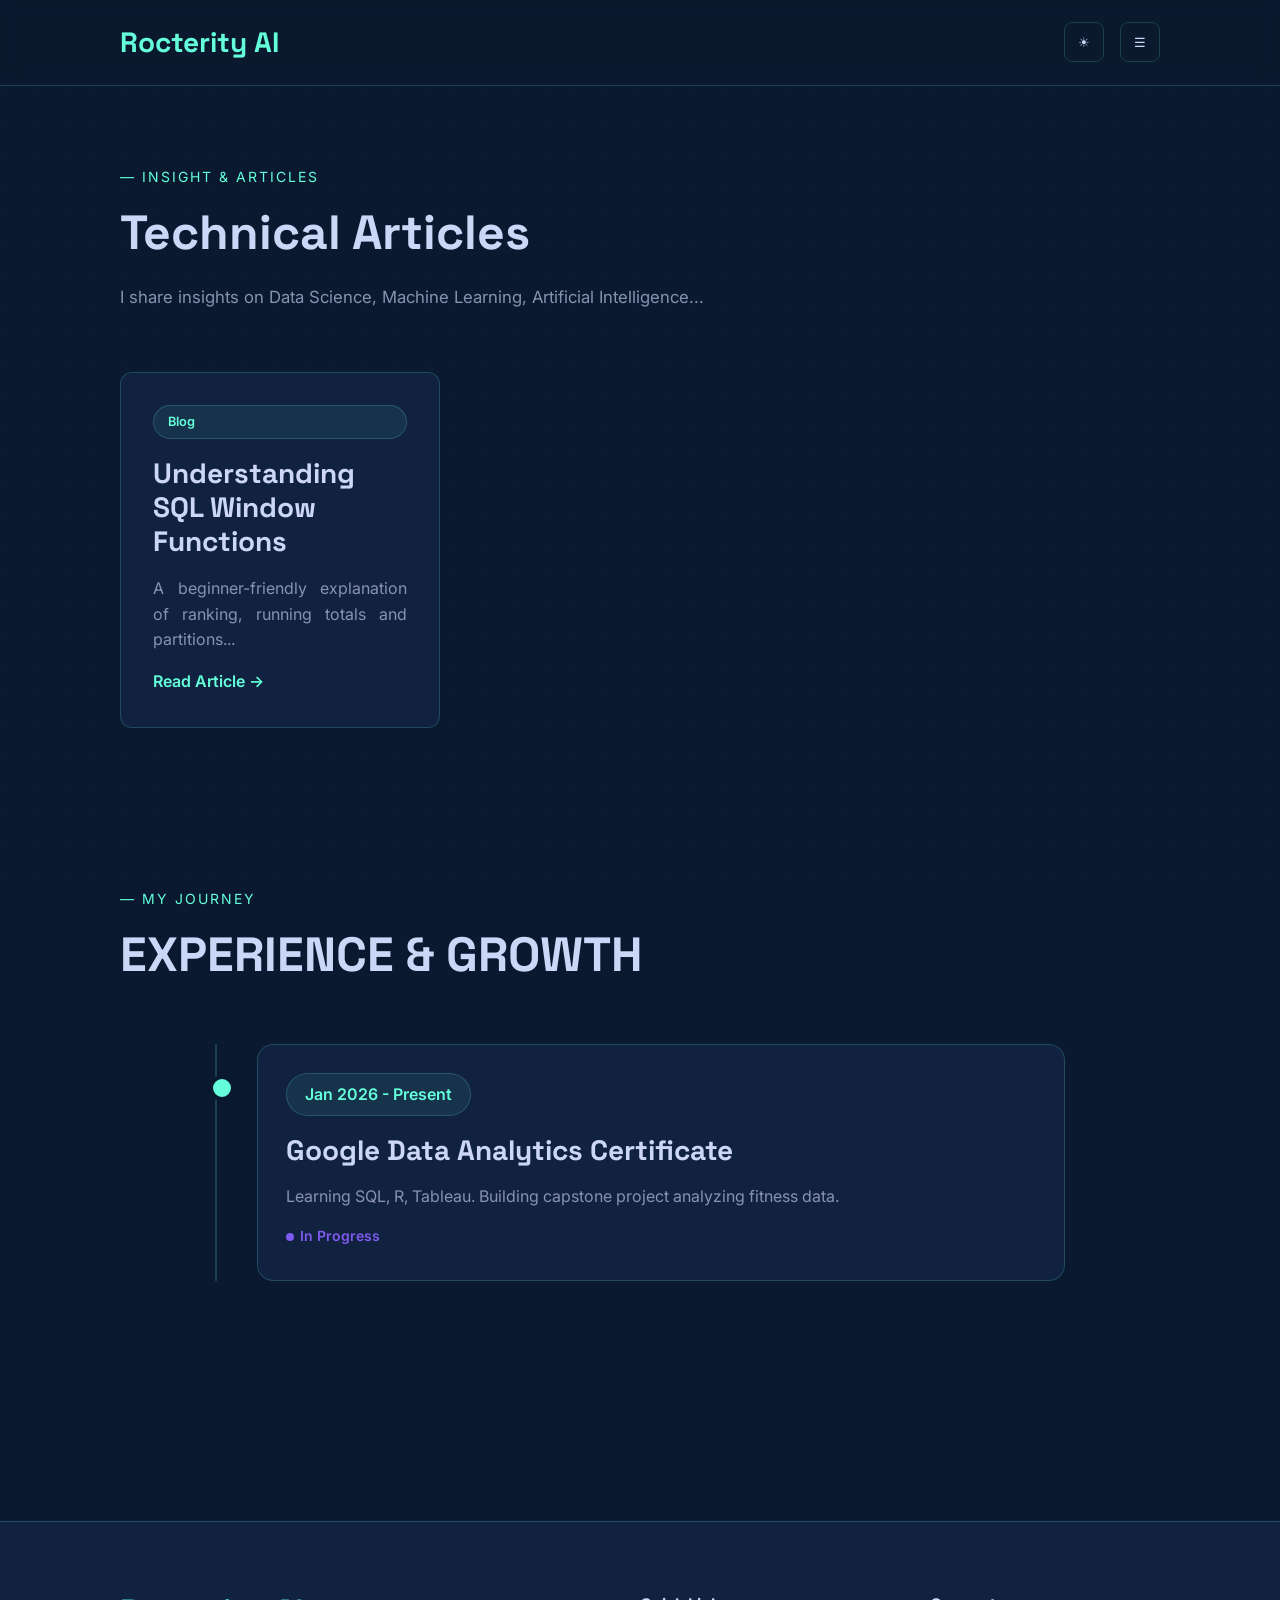
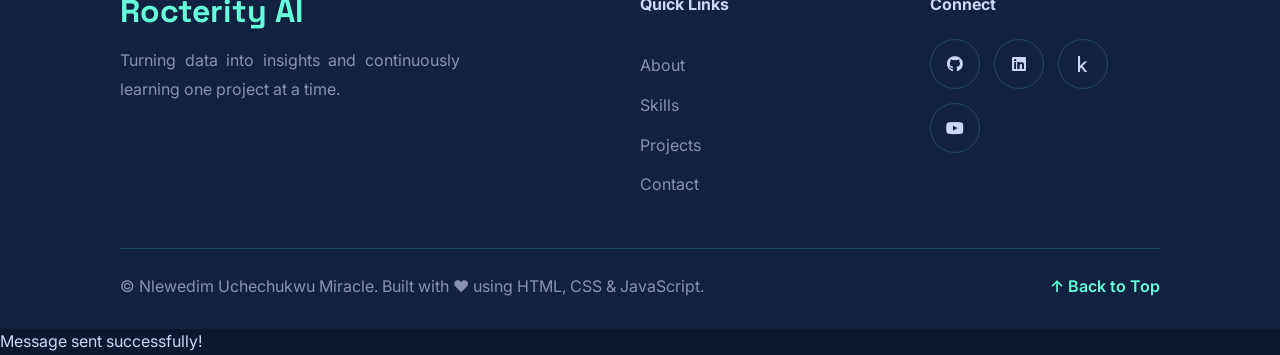
<file: htmls/insights.html>
<!DOCTYPE html>
<html lang="en">
<head>
    <meta charset="UTF-8">
    <meta name="viewport" content="width=device-width, initial-scale=1.0">
    <title>Nlewedim Uchechechukwu | Data Science Portfolio</title>

    <link rel="preconnect" href="https://fonts.googleapis.com">
    <link rel="preconnect" href="https://fonts.gstatic.com" crossorigin>
    <link href="https://fonts.googleapis.com/css2?family=Inter:wght@400;500;600&family=Space+Grotesk:wght@600;700&display=swap" rel="stylesheet">

    <link rel="stylesheet" href="https://cdnjs.cloudflare.com/ajax/libs/font-awesome/6.7.2/css/all.min.css">
    
    <link rel="stylesheet" href="/assets/css/style.css">
    <link rel="stylesheet" href="/assets/css/animation.css">
    <link rel="stylesheet" href="/assets/css/pages.css">
    <link rel="stylesheet" href="/assets/css/responsive.css">
    <link rel="stylesheet" href="/assets/css/variables.css">
    <link rel="stylesheet" href="/assets/css/component.css">

    <script src="/assets/js/animation.js" defer></script>
    <script src="/assets/js/contact.js" defer></script>
    <script src="/assets/js/navigation.js" defer></script>
    <script src="/assets/js/portfolio.js" defer></script>
    <script src="/assets/js/theme.js" defer></script>
</head>
<body>
    <header>
        <div class="container">
            <nav class="nav">
                <a href="#" class="logo">Rocterity <span>AI</span></a>
                <ul class="nav-links">
                    <li><a href="#">Home</a></li>
                    <li><a href="#about">About</a></li>
                    <li><a href="#skills">Skills</a></li>
                    <li><a href="#portfolio">Projects</a></li>
                    <li><a href="#publications">Insight & Article</a></li>
                    <li><a href="#connect">Connect</a></li>
                </ul>
                <div class="nav-actions">
                    <button class="theme-toggle" id="themeToggle">☀</button>
                    <button class="menu-toggle" id="menuToggle">☰</button>
                </div>
            </nav>
        </div>
        <div class="mobile-menu" id="mobileMenu">
            <a href="#">Home</a>
            <a href="#about">About</a>
            <a href="#skills">Skills</a>
            <a href="#portfolio">Projects</a>
            <a href="#publications">Insight & Article</a>
            <a href="#connect">Connect</a>
        </div>
</header>

<main>
    <section id="publications">
    <div class="container">
        <div class="section-header fade-up">
            <span class="eyebrow">— Insight & Articles</span>
            <h2>Technical Articles</h2>
            <p class="section-description">I share insights on Data Science, Machine Learning, Artificial Intelligence...</p>
        </div>
        <div class="section-grid section-grid-3">
            <article class="card fade-up">
                <span class="article-platform">Blog</span>
                <h3>Understanding SQL Window Functions</h3>
                <p>A beginner-friendly explanation of ranking, running totals and partitions...</p>
                <a href="#">Read Article →</a>
            </article>
            <!-- [Repeat card items for YouTube and Coming Soon placeholders] -->
        </div>
    </div>
</section>

<section id="journey">
    <div class="container">
        <span class="eyebrow fade-up">— MY JOURNEY</span>
        <h2 class="fade-up">EXPERIENCE & GROWTH</h2>
        <div class="timeline">
            <div class="timeline-item fade-up">
                <div class="timeline-date">Jan 2026 - Present</div>
                <h3>Google Data Analytics Certificate</h3>
                <p>Learning SQL, R, Tableau. Building capstone project analyzing fitness data.</p>
                <div class="status">In Progress</div>
            </div>
            <!-- [Repeat for timeline-items: Oct 2025, Aug 2025, Jun 2025] -->
        </div>
    </div>
</section>

</main>


<footer class="footer">
        <div class="container">
            <div class="footer-content">
                <div class="footer-logo">
                    <h2>Rocterity AI</h2>
                    <p>Turning data into insights and continuously learning one project at a time.</p>
                </div>
                <nav class="footer-nav">
                    <h4>Quick Links</h4>
                    <a href="#about">About</a>
                    <a href="#skills">Skills</a>
                    <a href="#portfolio">Projects</a>
                    <a href="#connect">Contact</a>
                </nav>
                <div class="footer-social-wrapper">
                    <h4>Connect</h4>
                    <div class="footer-social">
                        <a href="https://github.com/Nlewedim-uc" target="_blank" aria-label="GitHub"><i class="fab fa-github"></i></a>
                        <a href="#" aria-label="LinkedIn"><i class="fab fa-linkedin"></i></a>
                        <a href="#" aria-label="Kaggle"><i class="fab fa-kaggle"></i></a>
                        <a href="#" aria-label="YouTube"><i class="fab fa-youtube"></i></a>
                    </div>
                </div>
            </div>
            <div class="footer-divider"></div>
            <div class="footer-bottom">
                <p>&copy; <span id="year"></span> Nlewedim Uchechukwu Miracle. Built with ❤️ using HTML, CSS & JavaScript.</p>
                <a href="#top" class="back-top">↑ Back to Top</a>
            </div>
        </div>
    </footer>

    <!-- Utilities / Popups Component Group -->
    <div class="toast" id="toast">Message sent successfully!</div>
    <div id="projectModal" class="modal">
        <div class="modal-content">
            <button id="modalClose" aria-label="Close modal">✕</button>
            <div id="modalBody"></div>
        </div>
    </div>
</body>
</html>
</file>
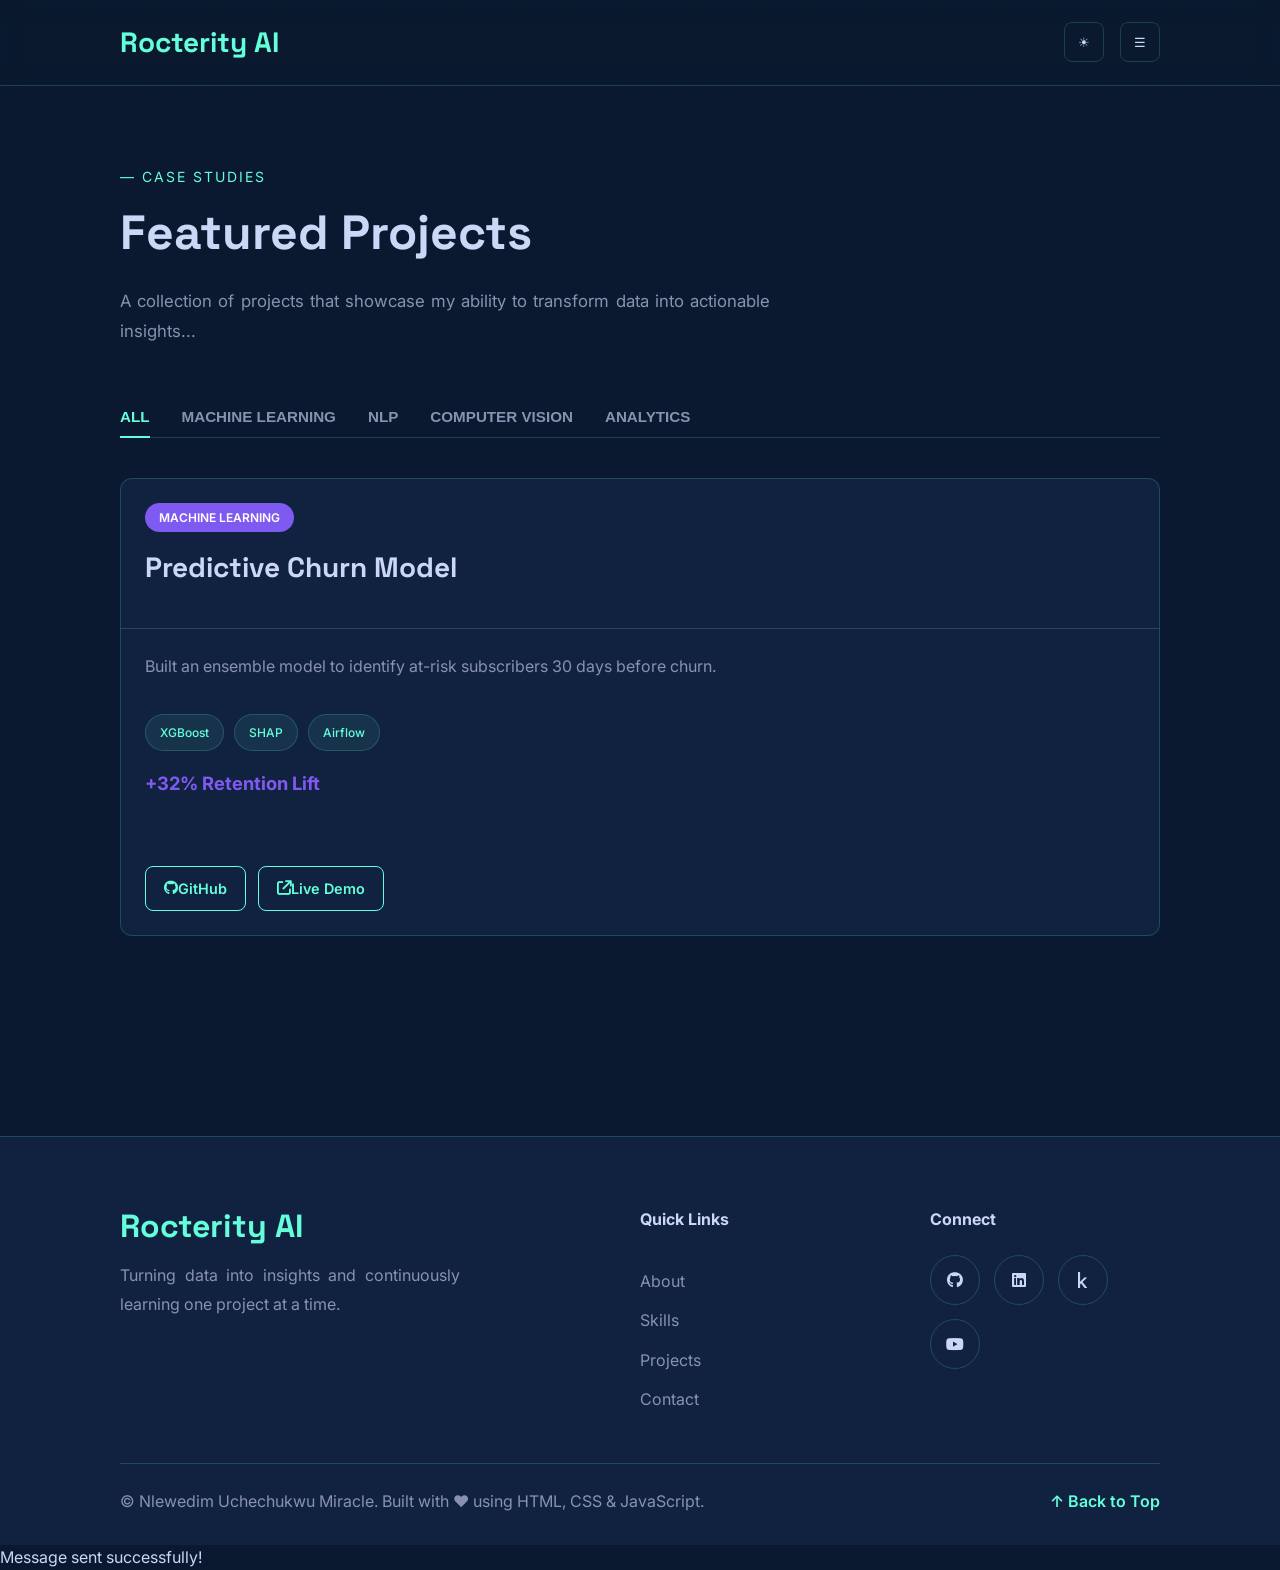
<file: htmls/projects.html>
<!DOCTYPE html>
<html lang="en">
<head>
    <meta charset="UTF-8">
    <meta name="viewport" content="width=device-width, initial-scale=1.0">
    <title>Nlewedim Uchechechukwu | Data Science Portfolio</title>

    <link rel="preconnect" href="https://fonts.googleapis.com">
    <link rel="preconnect" href="https://fonts.gstatic.com" crossorigin>
    <link href="https://fonts.googleapis.com/css2?family=Inter:wght@400;500;600&family=Space+Grotesk:wght@600;700&display=swap" rel="stylesheet">

    <link rel="stylesheet" href="https://cdnjs.cloudflare.com/ajax/libs/font-awesome/6.7.2/css/all.min.css">
    
    <link rel="stylesheet" href="/assets/css/style.css">
    <link rel="stylesheet" href="/assets/css/animation.css">
    <link rel="stylesheet" href="/assets/css/pages.css">
    <link rel="stylesheet" href="/assets/css/responsive.css">
    <link rel="stylesheet" href="/assets/css/variables.css">
    <link rel="stylesheet" href="/assets/css/component.css">

    <script src="/assets/js/animation.js" defer></script>
    <script src="/assets/js/contact.js" defer></script>
    <script src="/assets/js/navigation.js" defer></script>
    <script src="/assets/js/portfolio.js" defer></script>
    <script src="/assets/js/theme.js" defer></script>
</head>
<body>
    <header>
        <div class="container">
            <nav class="nav">
                <a href="#" class="logo">Rocterity <span>AI</span></a>
                <ul class="nav-links">
                    <li><a href="#">Home</a></li>
                    <li><a href="#about">About</a></li>
                    <li><a href="#skills">Skills</a></li>
                    <li><a href="#portfolio">Projects</a></li>
                    <li><a href="#publications">Insight & Article</a></li>
                    <li><a href="#connect">Connect</a></li>
                </ul>
                <div class="nav-actions">
                    <button class="theme-toggle" id="themeToggle">☀</button>
                    <button class="menu-toggle" id="menuToggle">☰</button>
                </div>
            </nav>
        </div>
        <div class="mobile-menu" id="mobileMenu">
            <a href="#">Home</a>
            <a href="#about">About</a>
            <a href="#skills">Skills</a>
            <a href="#portfolio">Projects</a>
            <a href="#publications">Insight & Article</a>
            <a href="#connect">Connect</a>
        </div>
</header>

<main>
    <section id="portfolio">
    <div class="container">
        <span class="eyebrow fade-up">— CASE STUDIES</span>
        <h2 class="fade-up">Featured Projects</h2>
        <p class="section-description">A collection of projects that showcase my ability to transform data into actionable insights...</p>
        
        <div class="filter-tabs fade-up">
            <button class="filter-tab active" data-filter="all">ALL</button>
            <button class="filter-tab" data-filter="ml">MACHINE LEARNING</button>
            <button class="filter-tab" data-filter="nlp">NLP</button>
            <button class="filter-tab" data-filter="cv">COMPUTER VISION</button>
            <button class="filter-tab" data-filter="analytics">ANALYTICS</button>
        </div>

        <div class="project-grid">
            <!-- Project 1: Machine Learning -->
            <div class="project-card fade-up" data-category="ml" data-project="1">
                <div class="project-header">
                    <span class="project-category">MACHINE LEARNING</span>
                    <h3>Predictive Churn Model</h3>
                </div>
                <div class="project-body">
                    <p>Built an ensemble model to identify at-risk subscribers 30 days before churn.</p>
                    <div class="tags"><span class="tag">XGBoost</span><span class="tag">SHAP</span><span class="tag">Airflow</span></div>
                    <div class="project-metric">+32% Retention Lift</div>
                    <div class="project-hint"><span>👁 Click anywhere on this card to view the full case study</span></div>
                    <div class="project-links">
                        <a href="#" target="_blank"><i class="fab fa-github"></i> GitHub</a>
                        <a href="#" target="_blank"><i class="fas fa-arrow-up-right-from-square"></i> Live Demo</a>
                    </div>
                </div>
            </div>
            <!-- [Repeat cards for Sentiment Analysis (NLP) and Quality Control Automation (Computer Vision)] -->
        </div>
    </div>
</section>
    
</main>


<footer class="footer">
        <div class="container">
            <div class="footer-content">
                <div class="footer-logo">
                    <h2>Rocterity AI</h2>
                    <p>Turning data into insights and continuously learning one project at a time.</p>
                </div>
                <nav class="footer-nav">
                    <h4>Quick Links</h4>
                    <a href="#about">About</a>
                    <a href="#skills">Skills</a>
                    <a href="#portfolio">Projects</a>
                    <a href="#connect">Contact</a>
                </nav>
                <div class="footer-social-wrapper">
                    <h4>Connect</h4>
                    <div class="footer-social">
                        <a href="https://github.com/Nlewedim-uc" target="_blank" aria-label="GitHub"><i class="fab fa-github"></i></a>
                        <a href="#" aria-label="LinkedIn"><i class="fab fa-linkedin"></i></a>
                        <a href="#" aria-label="Kaggle"><i class="fab fa-kaggle"></i></a>
                        <a href="#" aria-label="YouTube"><i class="fab fa-youtube"></i></a>
                    </div>
                </div>
            </div>
            <div class="footer-divider"></div>
            <div class="footer-bottom">
                <p>&copy; <span id="year"></span> Nlewedim Uchechukwu Miracle. Built with ❤️ using HTML, CSS & JavaScript.</p>
                <a href="#top" class="back-top">↑ Back to Top</a>
            </div>
        </div>
    </footer>

    <!-- Utilities / Popups Component Group -->
    <div class="toast" id="toast">Message sent successfully!</div>
    <div id="projectModal" class="modal">
        <div class="modal-content">
            <button id="modalClose" aria-label="Close modal">✕</button>
            <div id="modalBody"></div>
        </div>
    </div>
</body>
</html>
</file>
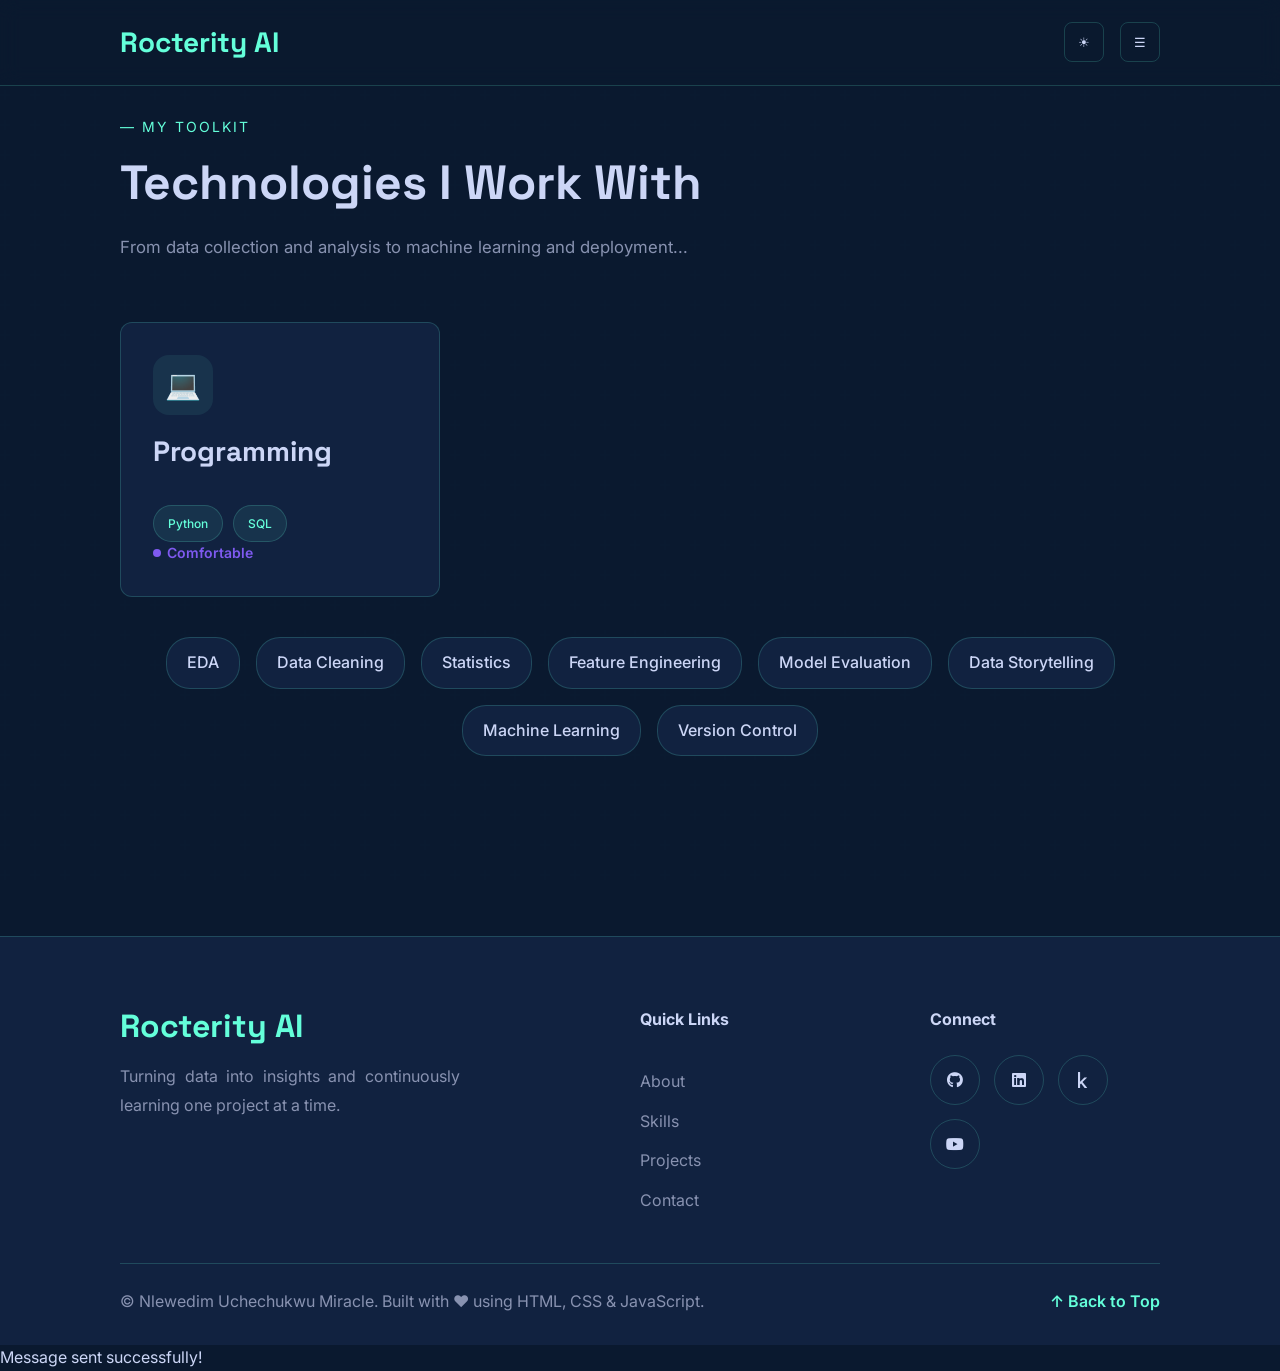
<file: htmls/skills.html>
<!DOCTYPE html>
<html lang="en">
<head>
    <meta charset="UTF-8">
    <meta name="viewport" content="width=device-width, initial-scale=1.0">
    <title>Nlewedim Uchechechukwu | Data Science Portfolio</title>

    <link rel="preconnect" href="https://fonts.googleapis.com">
    <link rel="preconnect" href="https://fonts.gstatic.com" crossorigin>
    <link href="https://fonts.googleapis.com/css2?family=Inter:wght@400;500;600&family=Space+Grotesk:wght@600;700&display=swap" rel="stylesheet">

    <link rel="stylesheet" href="https://cdnjs.cloudflare.com/ajax/libs/font-awesome/6.7.2/css/all.min.css">
    
    <link rel="stylesheet" href="/assets/css/style.css">
    <link rel="stylesheet" href="/assets/css/animation.css">
    <link rel="stylesheet" href="/assets/css/pages.css">
    <link rel="stylesheet" href="/assets/css/responsive.css">
    <link rel="stylesheet" href="/assets/css/variables.css">
    <link rel="stylesheet" href="/assets/css/component.css">

    <script src="/assets/js/animation.js" defer></script>
    <script src="/assets/js/contact.js" defer></script>
    <script src="/assets/js/navigation.js" defer></script>
    <script src="/assets/js/portfolio.js" defer></script>
    <script src="/assets/js/theme.js" defer></script>
</head>
<body>
    <header>
        <div class="container">
            <nav class="nav">
                <a href="#" class="logo">Rocterity <span>AI</span></a>
                <ul class="nav-links">
                    <li><a href="#">Home</a></li>
                    <li><a href="#about">About</a></li>
                    <li><a href="#skills">Skills</a></li>
                    <li><a href="#portfolio">Projects</a></li>
                    <li><a href="#publications">Insight & Article</a></li>
                    <li><a href="#connect">Connect</a></li>
                </ul>
                <div class="nav-actions">
                    <button class="theme-toggle" id="themeToggle">☀</button>
                    <button class="menu-toggle" id="menuToggle">☰</button>
                </div>
            </nav>
        </div>
        <div class="mobile-menu" id="mobileMenu">
            <a href="#">Home</a>
            <a href="#about">About</a>
            <a href="#skills">Skills</a>
            <a href="#portfolio">Projects</a>
            <a href="#publications">Insight & Article</a>
            <a href="#connect">Connect</a>
        </div>
</header>

<main>

    <section id="skills">
    <div class="container">
        <div class="section-header fade-up">
            <span class="eyebrow">— My Toolkit</span>
            <h2>Technologies I Work With</h2>
            <p class="section-description">From data collection and analysis to machine learning and deployment...</p>
        </div>
        <div class="section-grid section-grid-3">
            <article class="card fade-up">
                <div class="card-icon">💻</div>
                <h3>Programming</h3>
                <div class="tags"><span class="tag">Python</span><span class="tag">SQL</span></div>
                <span class="status">Comfortable</span>
            </article>
            <!-- [Repeat for other cards: Data Analysis, Visualization, Machine Learning, Databases, Development Tools] -->
        </div>
        <div class="tech-cloud fade-up">
            <span class="tech-bubble">EDA</span>
            <span class="tech-bubble">Data Cleaning</span>
            <span class="tech-bubble">Statistics</span>
            <span class="tech-bubble">Feature Engineering</span>
            <span class="tech-bubble">Model Evaluation</span>
            <span class="tech-bubble">Data Storytelling</span>
            <span class="tech-bubble">Machine Learning</span>
            <span class="tech-bubble">Version Control</span>
        </div>
    </div>
</section>

</main>



<footer class="footer">
        <div class="container">
            <div class="footer-content">
                <div class="footer-logo">
                    <h2>Rocterity AI</h2>
                    <p>Turning data into insights and continuously learning one project at a time.</p>
                </div>
                <nav class="footer-nav">
                    <h4>Quick Links</h4>
                    <a href="#about">About</a>
                    <a href="#skills">Skills</a>
                    <a href="#portfolio">Projects</a>
                    <a href="#connect">Contact</a>
                </nav>
                <div class="footer-social-wrapper">
                    <h4>Connect</h4>
                    <div class="footer-social">
                        <a href="https://github.com/Nlewedim-uc" target="_blank" aria-label="GitHub"><i class="fab fa-github"></i></a>
                        <a href="#" aria-label="LinkedIn"><i class="fab fa-linkedin"></i></a>
                        <a href="#" aria-label="Kaggle"><i class="fab fa-kaggle"></i></a>
                        <a href="#" aria-label="YouTube"><i class="fab fa-youtube"></i></a>
                    </div>
                </div>
            </div>
            <div class="footer-divider"></div>
            <div class="footer-bottom">
                <p>&copy; <span id="year"></span> Nlewedim Uchechukwu Miracle. Built with ❤️ using HTML, CSS & JavaScript.</p>
                <a href="#top" class="back-top">↑ Back to Top</a>
            </div>
        </div>
    </footer>

    <!-- Utilities / Popups Component Group -->
    <div class="toast" id="toast">Message sent successfully!</div>
    <div id="projectModal" class="modal">
        <div class="modal-content">
            <button id="modalClose" aria-label="Close modal">✕</button>
            <div id="modalBody"></div>
        </div>
    </div>
</body>
</html>
</file>
<file: assets/css/variables.css>
/*======================================
  DEFAULT THEME (NAVY DARK)
======================================*/

:root{

    --header-height:81px;

    --bg:#0A192F;
    --card:#112240;

    --text:#CCD6F6;
    --text-muted:#8892B0;

    --border:rgba(100,255,218,.18);

    --cyan:#64FFDA;
    --cyan-hover:#9DFFF2;
    --purple:#7F5AF0;

}

/*======================================
  LIGHT MODE
======================================*/

body.light-mode{

    --bg:#F8FAFC;

    --card:#FFFFFF;

    --text:#0A192F;

    --text-muted:#475569;

    --border:rgba(10,25,47,.10);

}

/*======================================
  BLACK MODE
======================================*/


body.black-mode{

    --bg:#050505;

    --card:#111111;

    --text:#F5F5F5;

    --text-muted:#B8B8B8;

    --border:rgba(255,255,255,.08);

}

body.black-mode header{
    background: rgba(5, 5, 5, 0.95);
    backdrop-filter: blur(18px);
    -webkit-backdrop-filter: blur(18px);
    border-bottom: 1px solid rgba(255,255,255,.06);
}
</file>
<file: assets/css/style.css>
/*======================================
  GLOBAL RESETS & BASE
======================================*/

* { 
  margin: 0; 
  padding: 0; 
  box-sizing: border-box; 
}

html {
  scroll-behavior: smooth; 
}

body {
  font-family: 'Inter', sans-serif;
  background: var(--bg);
  color: var(--text);
  line-height: 1.6;
  transition: background 0.3s ease;
}

body::before {
  content: '';
  position: fixed;
  top: 0;
  left: 0;
  width: 100%;
  height: 100%;
  opacity: 0.02;
  z-index: -1;
  background-image: url("data:image/svg+xml,%3Csvg width='60' height='60' viewBox='0 0 60 60' xmlns='http://www.w3.org/2000/svg'%3E%3Cg fill='none' fill-rule='evenodd'%3E%3Cg fill='%2364ffda' fill-opacity='0.4'%3E%3Cpath d='M36 34v-4h-2v4h-4v2h4v4h2v-4h4v-2h-4zm0-30V0h-2v4h-4v2h4v4h2V6h4V4h-4zM6 34v-4H4v4H0v2h4v4h2v-4h4v-2H6zM6 4V0H4v4H0v2h4v4h2V6h4V4H6z'/%3E%3C/g%3E%3C/g%3E%3C/svg%3E");
}

/*======================================
  TYPOGRAPHY
======================================*/

h1, h2, h3 { 
  font-family: 'Space Grotesk', sans-serif; 
  font-weight: 700; 
  line-height: 1.2;
}

h2 { 
  font-size: clamp(32px, 4vw, 48px); 
  margin-bottom: 24px; 
}

h3 { 
  font-size: clamp(20px, 3vw, 28px);
  margin-bottom: 16px; 
}

p { 
  color: var(--text-muted);
  margin-bottom: 16px; 
  text-align: justify;
  hyphens: auto;
}

a {
  color: inherit;
  text-decoration: none;
}

ul {
  list-style: none;
}

/*======================================
  LAYOUT WRAPPERS
======================================*/

.container { 
  max-width: 1200px;
  margin: 0 auto; 
  padding: 0 24px;
}

section { 
  padding: 80px 0;
}

.section-description {
  max-width: 650px;
  font-size: 1.05rem;
  margin-bottom: 50px;
}

section[id] {
    scroll-margin-top: calc(var(--header-height) + 20px);
}

/*======================================
  GRID LAYOUTS
======================================*/

.section-grid {
    display: grid;
    gap: 40px;
}

.section-grid-2,
.section-grid-3,
.section-grid-4 {
    grid-template-columns: 1fr;
}
</file>
<file: assets/css/component.css>
/*======================================
  NAVIGATION & HEADER
======================================*/

header {
  position: sticky;
  top: 0;
  z-index: 1000;
  backdrop-filter: blur(10px);
  background: rgba(10, 25, 47, 0.8);
  border-bottom: 1px solid var(--border);
}

.light-mode header { 
  background: rgba(248, 250, 252, 0.8);
}

.nav {
  display: flex; 
  justify-content: space-between; 
  align-items: center; 
  padding: 20px 0; 
}

.logo { 
  font-family: 'Space Grotesk', sans-serif; 
  font-size: 28px; 
  font-weight: 700; 
  color: var(--cyan); 
}

.nav-links {
  display: none; 
  gap: 32px; 
  list-style: none; 
}

.nav-links a { 
  position: relative;
  display: inline-block;
  border-radius: 10px;
  padding: 10px 15px;
  color: var(--text); 
  text-decoration: none; 
  font-weight: 500; 
  transition: color 0.3s ease; 
}

.nav-links a:hover { 
  color: var(--cyan);
  background: rgba(100, 255, 218, .08);
  transform: translateY(-3px);
}

.nav-links a::after {
  content: "";
  position: absolute;
  left: 16px;
  right: 16px;
  bottom: 6px;
  height: 2px;
  background: var(--cyan);
  transform: scaleX(0);
  transform-origin: left;
  transition: transform .35s ease;
}

.nav-links a:hover::after,
.nav-links a.active::after {
  transform: scaleX(1);
}

.nav-links a.active {
  color: var(--cyan);
}

.nav-actions {
  display: flex; 
  gap: 16px; 
  align-items: center; 
}

/*======================================
  TOGGLES & CONTROL UI
======================================*/

.theme-toggle,
.menu-toggle {
  background: none;
  border: 1px solid var(--border);
  color: var(--text);
  width: 40px;
  height: 40px;
  border-radius: 8px;
  cursor: pointer;
  display: grid;
  place-items: center;
  transition:
    background-color .3s ease,
    border-color .3s ease,
    color .3s ease,
    transform .3s ease,
    box-shadow .3s ease;
}

.theme-toggle:hover,
.menu-toggle:hover {
  border-color: var(--cyan);
  color: var(--cyan);
  transform: translateY(-2px);
}

/*======================================
  THEME TOGGLE ENHANCEMENTS
======================================*/

.theme-toggle i{
  font-size: 1rem;
  transition: transform .4s ease;
}

.theme-toggle:hover{
  box-shadow: 0 8px 20px rgba(100,255,218,.15);
}

.theme-toggle:hover i{
  transform: rotate(180deg);
}

.theme-toggle:active{
  transform: scale(.92);
}


/*======================================
  THEME MENU
======================================*/

.theme-wrapper{

    position:relative;

}

.theme-menu{

    position:absolute;

    top:55px;

    right:0;

    width:180px;

    background:var(--card);

    border:1px solid var(--border);

    border-radius:12px;

    overflow:hidden;

    opacity:0;

    visibility:hidden;

    transform:translateY(10px);

    transition:.3s ease;

    box-shadow:0 15px 40px rgba(0,0,0,.25);

    z-index:999;

}

.theme-menu.show{

    opacity:1;

    visibility:visible;

    transform:translateY(0);

}

.theme-option{

    width:100%;

    padding:14px 18px;

    background:none;

    border:none;

    color:var(--text);

    text-align:left;

    cursor:pointer;

    transition:.3s;

    font-size:.95rem;

}

.theme-option:hover{

    background:rgba(100,255,218,.08);

    color:var(--cyan);

}
/*======================================
  MOBILE FLYOUT NAVIGATION
======================================*/

.mobile-menu {
  position: fixed;
  top: 81px;
  left: 0;
  width: 100%;
  background: var(--bg);
  border-bottom: 1px solid var(--border);
  padding: 24px;
  opacity: 0;
  transform: translateY(-20px);
  visibility: hidden;
  transition: all 0.35s ease;
}

.mobile-menu.active {
  opacity: 1;
  transform: translateY(0);
  visibility: visible;
  display: block;
}

.mobile-menu a {
  display: block;
  padding: 16px;
  color: var(--text);
  text-decoration: none;
  border-radius: 8px;
  transition: all 0.3s ease;
}

.mobile-menu a:hover {
  background: rgba(100, 255, 218, 0.1);
  color: var(--cyan);
  padding-left: 24px;
}

/*======================================
  BUTTONS
======================================*/

.btn {
  padding: 14px 28px; 
  border-radius: 8px; 
  text-decoration: none; 
  font-weight: 600;
  display: inline-block; 
  cursor: pointer; 
  border: none;
  font-family: 'Inter', sans-serif; 
  font-size: 16px;
  transition: transform .3s ease, box-shadow .3s ease, background .3s ease;
}

.btn:hover {
  transform: translateY(-4px);
  box-shadow: 0 12px 25px rgba(0, 0, 0, .15);
}

.btn:disabled {
  opacity: .7;
  cursor: not-allowed;
}

.btn-primary {
  background: var(--cyan); 
  color: var(--purple); 
}

.btn-primary:hover { 
  background: var(--cyan-hover); 
}

.btn-outline { 
  background: transparent; 
  color: var(--text); 
  border: 1px solid var(--border); 
}

.btn-outline:hover { 
  border-color: var(--cyan); 
  color: var(--white); 
}

.btn-trans:hover { 
  border-color: var(--cyan); 
  color: var(--cyan); 
}

.btn-github { 
  background: #333; 
  color: white; 
}

.btn-github:hover {
  background: #555; 
}

/*======================================
  CARDS & TAGS
======================================*/

.card{
    display:flex;
    flex-direction:column;
    justify-content:space-between;
    height:100%;
    padding:32px;
    background:var(--card);
    border:1px solid var(--border);
    border-radius:12px;
    transition:.3s;
}

.card:hover { 
  transform: translateY(-8px); 
  box-shadow: 0 20px 40px rgba(100, 255, 218, 0.1); 
  border-color: var(--cyan);
}

.card h3 {
  margin-bottom: 18px;
}

.card a {
  margin-top: auto;
  display: inline-block;
  color: var(--cyan);
  font-weight: 600;
  text-decoration: none;
}

.card a:hover {
  text-decoration: underline;
}

.card-icon {
  width: 60px;
  height: 60px;
  display: grid;
  place-items: center;
  font-size: 1.8rem;
  border-radius: 16px;
  margin-bottom: 20px;
  background: rgba(100, 255, 218, .08);
}

.tags {
  display: flex;
  flex-wrap: wrap;
  gap: 10px;
  margin-top: 18px;
}

.tag {
  padding: 8px 14px;
  background: rgba(100, 255, 218, 0.08);
  border: 1px solid var(--border);
  border-radius: 20px;
  font-size: 12px;
  color: var(--cyan);
  font-weight: 500;
}

/*======================================
  CODE BLOCKS
======================================*/

.code-block {
  background: #011627; 
  border: 1px solid var(--border);
  border-radius: 12px;
  padding: 28px; 
  overflow: auto; 
  margin: 32px 0;
  box-shadow: 0 20px 40px rgba(0, 0, 0, .2);
}

.code-block pre {
  color: #d6deeb; 
  font-family: Consolas, 'Courier New', monospace; 
  font-size: .9rem; 
  line-height: 1.8; 
}

.code-comment { color: #637777; }
.code-keyword { color: #c792ea; }
.code-string { color: #ecc48d; }
.code-function { color: #82aaff; }

/*======================================
  TIMELINE SYSTEM
======================================*/

.timeline{
    position:relative;
    max-width:850px;
    margin:60px auto 0;
    padding-left:40px;
    border-left:2px solid var(--border);
}

.timeline-item{
    position:relative;
    margin-bottom:40px;

    background:var(--card);
    border:1px solid var(--border);
    border-radius:16px;

    padding:28px;

    transition:.35s ease;
}

.timeline-item:hover{
    transform:translateY(-6px);
    border-color:var(--cyan);
    box-shadow:0 15px 35px rgba(100,255,218,.12);
}

.timeline-item {
  position: relative;
  padding-bottom: 32px;
}

.timeline-item::before{
    content:"";

    position:absolute;

    left:-49px;
    top:30px;

    width:18px;
    height:18px;

    background:var(--cyan);

    border:4px solid var(--bg);

    border-radius:50%;
}

.timeline-item::before{
    content:"";

    position:absolute;

    left:-49px;
    top:30px;

    width:18px;
    height:18px;

    background:var(--cyan);

    border:4px solid var(--bg);

    border-radius:50%;
}


.timeline-date{

    display:inline-flex;

    align-items:center;

    gap:8px;

    margin-bottom:18px;

    padding:8px 18px;

    border-radius:999px;

    background:rgba(100,255,218,.08);

    color:var(--cyan);

    border:1px solid var(--border);

    font-weight:600;

}



/*======================================
  UI MODAL SYSTEM
======================================*/

.modal {
  display: none; 
  position: fixed; 
  top: 0; 
  left: 0; 
  width: 100%; 
  height: 100%;
  background: rgba(0, 0, 0, 0.8); 
  z-index: 2000; 
  align-items: center; 
  justify-content: center;
  padding: 24px;
  opacity: 0;
  visibility: hidden;
  transition: .35s ease;
}

.modal.active { 
  display: flex; 
  opacity: 1;
  visibility: visible;
}

.modal-content {
  background: var(--card); 
  border-radius: 12px; 
  max-width: 800px; 
  width: 100%;
  max-height: 90vh; 
  overflow-y: auto; 
  padding: 40px; 
  position: relative; 
  border: 1px solid var(--border);
  transform: translateY(30px) scale(.95);
  transition: .35s ease;
}

.modal.active .modal-content {
  transform: translateY(0) scale(1);
}

.modal-close, #modalClose {
  position: absolute; 
  top: 16px; 
  right: 16px; 
  width: 40px;
  height: 40px;
  background: none; 
  border: none;
  border-radius: 50%;
  color: var(--text); 
  font-size: 24px; 
  cursor: pointer;
  display: grid;
  place-items: center;
  transition: .3s;
}

#modalClose:hover {
  background: var(--cyan);
  color: var(--navy);
  transform: rotate(90deg);
}

.case-section { margin-bottom: 24px; }
.case-section h4 {
  color: var(--cyan); 
  margin-bottom: 8px; 
}

/*======================================
  Message SYSTEM
======================================*/

.form-message{
    margin-top:20px;
    padding:16px 20px;
    border-radius:10px;
    font-size:.95rem;
    line-height:1.7;
    display:none;
    animation:fadeIn .35s ease;
}

.form-message.show{
    display:block;
}

.form-message.success{
    background:rgba(34,197,94,.12);
    border-left:4px solid #22c55e;
    color:#22c55e;
}

.form-message.error{
    background:rgba(239,68,68,.12);
    border-left:4px solid #ef4444;
    color:#ef4444;
}



/*======================================
  SECTION HEADER
======================================*/

.section-header {
    max-width: 760px;
    margin-bottom: 60px;
}

.section-header .eyebrow {
    margin-bottom: 16px;
}

.section-header h2 {
    margin-bottom: 20px;
}

.section-description {
    max-width: 650px;
    color: var(--text-muted);
    line-height: 1.8;
}

/*======================================
  FOOTER COMPONENT
======================================*/

.footer {
  margin-top: 120px;
  padding: 70px 0 30px;
  background: var(--card);
  border-top: 1px solid var(--border);
}

.footer-content {
  display: grid;
  grid-template-columns: 2fr 1fr 1fr;
  gap: 60px;
}

.footer-logo h2 {
  margin-bottom: 16px;
  color: var(--cyan);
  font-size: 2rem;
}

.footer-logo p {
  max-width: 340px;
  line-height: 1.8;
  color: var(--text-muted);
}

.footer-nav h4,
.footer-social-wrapper h4 {
  margin-bottom: 22px;
  color: var(--text);
}

.footer-nav {
  display: flex;
  flex-direction: column;
  gap: 14px;
}

.footer-nav a {
  text-decoration: none;
  color: var(--text-muted);
  transition: .3s;
}

.footer-nav a:hover {
  color: var(--cyan);
  transform: translateX(6px);
}

.footer-social {
  display: flex;
  gap: 14px;
  flex-wrap: wrap;
}

.footer-social a {
  width: 50px;
  height: 50px;
  display: flex;
  align-items: center;
  justify-content: center;
  border-radius: 50%;
  border: 1px solid var(--border);
  text-decoration: none;
  color: var(--text);
  transition: .35s ease;
}

.footer-social a:hover {
  background: var(--cyan);
  color: var(--navy);
  border-color: var(--cyan);
  transform: translateY(-6px) rotate(8deg);
  box-shadow: 0 12px 24px rgba(100, 255, 218, .25);
}

.footer-divider {
  margin: 50px 0 25px;
  height: 1px;
  background: var(--border);
}

.footer-bottom {
  display: flex;
  justify-content: space-between;
  align-items: center;
  gap: 20px;
  flex-wrap: wrap;
}

.footer-bottom p {
  color: var(--text-muted);
  margin: 0;
}

.back-top {
  text-decoration: none;
  color: var(--cyan);
  font-weight: 600;
  transition: .3s;
}

.back-top:hover {
  transform: translateY(-4px);
}
</file>
<file: assets/css/pages.css>
/*======================================
  HERO PAGE SECTION
======================================*/

.hero {
  min-height: calc(100vh - 81px);
  display: flex;
  align-items: center;
  padding: 30px 0;
}

.hero-grid { 
  display: grid; 
  gap: 48px; 
  align-items: center; 
}

.hero-name {
  font-size: clamp(42px, 6vw, 68px);
  line-height: 1.05;
  margin-bottom: 12px;
}

.hero-name.last { color: var(--cyan); }

.hero-description {
  max-width: 600px;
  margin: 24px 0;
  font-size: 1.05rem;
  line-height: 1.8;
}

.eyebrow {
  color: var(--cyan);
  font-size: 14px;
  letter-spacing: 2px;
  text-transform: uppercase;
  margin-bottom: 16px;
  display: block;
}

.tagline {
  font-size: 1.2rem;
  color: var(--purple);
  font-style: italic;
  margin: 18px 0;
  letter-spacing: .5px;
}

.roles {
  margin: 20px 0;
}

.role { 
  display: flex; 
  align-items: center; 
  gap: 12px; 
  margin-bottom: 12px; 
  font-size: 18px; 
}

.role::before { 
  content: ''; 
  width: 24px; 
  height: 1px; 
  background: var(--cyan); 
}

#typed-role {
  color: var(--cyan); 
  border-right: 2px solid var(--cyan); 
}

.cta-group { 
  display: flex; 
  gap: 16px; 
  flex-wrap: wrap; 
  margin-top: 40px; 
}

.hero-image {
  display: flex;
  justify-content: center;
  align-items: center;
  position: relative;
}

.hero-image img {
  width: 100%;
  max-width: 360px;
  border-radius: 20px;
  border: 2px solid var(--cyan);
  transition: transform .4s ease, box-shadow .4s ease;
  box-shadow: 0 15px 40px rgba(100, 255, 218, .15);
} 

.hero-image img:hover {
  transform: translateY(-8px);
  box-shadow: 0 25px 60px rgba(100, 255, 218, .30);
}

.hero-image::before {
  content: ''; 
  position: absolute; 
  top: -20px;
  right: -20px; 
  width: 100%; 
  height: 100%;
  border: 2px solid var(--cyan); 
  border-radius: 24px;
  z-index: -1; 
  opacity: 0.3;
}

.hero-note {
  display: flex;
  flex-wrap: wrap;
  gap: 12px;
  margin-top: 30px;
  color: var(--text-light);
  font-size: .95rem;
}

/*======================================
  STATS SECTION
======================================*/

.stats {
  border-top: 1px solid var(--border); 
  border-bottom: 1px solid var(--border); 
  padding: 40px 0; 
}

.stats-grid { 
  display: grid; 
  grid-template-columns: repeat(auto-fit, minmax(200px, 1fr)); 
  gap: 32px; 
  text-align: center; 
}

.stat-number { 
  font-family: 'Space Grotesk', sans-serif; 
  font-size: 48px; 
  color: var(--cyan); 
  font-weight: 700; 
}

.stat-label {
  color: var(--text-muted); 
  text-transform: uppercase; 
  font-size: 14px; 
  letter-spacing: 1px; 
}

/*======================================
  ABOUT ME SECTION
======================================*/

#skills {
  padding-top: 30px;
}

.about-content {
  display: flex;
  flex-direction: column;
  justify-content: center;
}

.about-content p {
  margin-bottom: 1.4rem;
}

.about-quote {
  margin-top: 35px;
  padding-left: 24px;
  border-left: 4px solid var(--cyan);
  color: var(--cyan);
  font-style: italic;
  font-size: 1.1rem;
}

.current-focus {
  margin: 24px 0;
  padding: 18px 22px;
  border-left: 3px solid var(--cyan);
  background: rgba(100, 255, 218, .05);
  border-radius: 8px;
}

.current-focus span {
  display: block;
  color: var(--cyan);
  font-weight: 600;
  margin-bottom: 12px;
}

.current-focus ul {
  margin-left: 20px;
  color: var(--text-muted);
}

.current-focus li {
  margin-bottom: 8px;
}

.current-focus-card {
  margin-top: 35px;
  padding: 28px;
  background: var(--card);
  border: 1px solid var(--border);
  border-radius: 12px;
}

.current-focus-card h3 {
  color: var(--cyan);
  margin-bottom: 18px;
  font-size: 1.3rem;
}

.current-focus-card ul {
  list-style: none;
  padding: 0;
}

.current-focus-card li {
  margin-bottom: 14px;
  position: relative;
  padding-left: 28px;
  color: var(--text-muted);
}

.current-focus-card li::before {
  content: "✓";
  position: absolute;
  left: 0;
  color: var(--cyan);
  font-weight: bold;
}

/*======================================
  SKILL STACK SYSTEM
======================================*/

.tech-cloud { 
  display: flex; 
  flex-wrap: wrap; 
  gap: 16px; 
  justify-content: center; 
  margin: 40px 0 -20px;
}

.tech-bubble {
  padding: 12px 20px; 
  background: var(--card); 
  border: 1px solid var(--border);
  border-radius: 24px; 
  font-weight: 500; 
  transition: all 0.3s ease;
}

.tech-bubble:hover { 
  border-color: var(--cyan); 
  color: var(--cyan); 
  transform: scale(1.1); 
}

.article-platform {
  display: inline-block;
  margin-bottom: 18px;
  padding: 6px 14px;
  border-radius: 999px;
  background: rgba(100, 255, 218, .08);
  border: 1px solid var(--border);
  color: var(--cyan);
  font-size: .8rem;
  font-weight: 600;
}

.status {
  color: var(--purple);
  font-weight: 600;
  font-size: 14px;
  margin-top: auto;
  display: flex;
  align-items: center;
  gap: 6px;
}

.status::before {
  content: '';
  width: 8px;
  height: 8px;
  background: var(--purple);
  border-radius: 50%;
}

.tech-stack { 
  display: flex; 
  flex-wrap: wrap; 
  gap: 8px; 
}

.metric { 
  color: var(--cyan); 
  font-weight: 600; 
  font-size: 14px; 
  margin-top: 16px; 
}

/*======================================
  PORTFOLIO SYSTEM
======================================*/

.filter-tabs {
  display: flex;
  flex-wrap: wrap;
  gap: 32px;
  margin-bottom: 40px;
  border-bottom: 1px solid var(--border);
}

.filter-tab {
  position: relative;
  padding: 12px 0;
  background: none;
  border: none;
  color: var(--text-muted);
  font-size: 0.95rem;
  font-weight: 600;
  cursor: pointer;
  transition: color .3s ease;
}

.filter-tab:hover { color: var(--text); }
.filter-tab.active { color: var(--cyan); }

.filter-tab.active::after {
  content: "";
  position: absolute;
  left: 0;
  bottom: -1px;
  width: 100%;
  height: 2px;
  background: var(--cyan);
}

.project-grid {
  display: grid;
  grid-template-columns: repeat(auto-fit, minmax(320px, 1fr));
  gap: 32px;
}

.project-card {
  position: relative;
  display: flex;
  flex-direction: column;
  overflow: hidden;
  background: var(--card);
  border: 1px solid var(--border);
  border-radius: 12px;
  cursor: pointer;
  transition: transform .35s ease,
              border-color .35s ease,
              box-shadow .35s ease;
}

.project-body {
  padding: 24px;
  display: flex;
  flex-direction: column;
  flex: 1;
}

.project-card::after {
  content: "";
  position: absolute;
  left: 0;
  top: 0;
  width: 0;
  height: 4px;
  background: var(--cyan);
  transition: .35s ease;
}

.project-card:hover::after { width: 100%; }

.project-card:hover {
  transform: translateY(-8px);
  border-color: var(--cyan);
  box-shadow: 0 16px 40px rgba(0, 0, 0, .25);
}

.project-header {
  padding: 24px;
  border-bottom: 1px solid var(--border);
}

.project-category {
  display: inline-block;
  margin-bottom: 16px;
  padding: 5px 14px;
  background: var(--purple);
  color: #fff;
  font-size: .75rem;
  font-weight: 600;
  border-radius: 50px;
}

.project-header h3 {
  line-height: 1.4;
  transition: .3s ease;
}

.project-body { padding: 24px; }
.project-body p {
  color: var(--text-muted);
  line-height: 1.7;
}

.project-metric {
  margin-top: 18px;
  color: var(--purple);
  font-size: 1.15rem;
  font-weight: 700;
}

.project-links {
  display: flex;
  flex-wrap: wrap;
  gap: 12px;
  margin-top: auto;
  padding-top: 24px;
}


.project-links a {
  display: inline-flex;
  align-items: center;
  justify-content: center;
  padding: 10px 18px;
  border: 1px solid var(--cyan);
  border-radius: 8px;
  background: transparent;
  color: var(--cyan);
  text-decoration: none;
  font-size: .9rem;
  font-weight: 600;
  transition: background .3s ease, color .3s ease, transform .3s ease, box-shadow .3s ease;
}

.project-links a:hover {
  background: var(--cyan);
  color: var(--navy);
  transform: translateY(-2px);
  box-shadow: 0 8px 20px rgba(100, 255, 218, .25);
}

.project-links a:active { transform: translateY(0); }

.project-hint {
  margin-top: 18px;
  overflow: hidden;
}

.project-hint span {
  display: inline-flex;
  align-items: center;
  gap: 8px;
  color: var(--cyan);
  font-size: .9rem;
  font-weight: 600;
  opacity: 0;
  transform: translateY(10px);
  transition: .35s ease;
}

.project-card:hover .project-hint span {
  opacity: 1;
  transform: translateY(0);
}



/*======================================
  CONTACT & CONNECT PAGE SECTIONS
======================================*/

.contact-grid {
  display: grid;
  grid-template-columns: repeat(auto-fit, minmax(340px, 1fr));
  gap: 32px;
  margin-top: 50px;
  align-items: stretch;
}

.contact-card {
  display: flex;
  flex-direction: column;
  background: var(--card);
  border: 1px solid var(--border);
  border-radius: 18px;
  padding: 36px;
  transition: transform .35s ease, border-color .35s ease, box-shadow .35s ease;
}

.contact-card:hover {
  transform: translateY(-6px);
  border-color: var(--cyan);
  box-shadow: 0 18px 40px rgba(0, 0, 0, .18);
}

.contact-card h3 {
  margin-bottom: 24px;
  color: var(--cyan);
}

#contactForm {
  display: flex;
  flex-direction: column;
  flex: 1;
}

.form-group { margin-bottom: 20px; }
.form-group input,
.form-group select,
.form-group textarea {
  width: 100%;
  padding: 16px 18px;
  border: 1px solid var(--border);
  border-radius: 12px;
  background: var(--bg);
  color: var(--text);
  font-family: inherit;
  font-size: 1rem;
  transition: .3s ease;
}

.form-group input:focus,
.form-group select:focus,
.form-group textarea:focus {
  outline: none;
  border-color: var(--cyan);
  box-shadow: 0 0 0 4px rgba(100, 255, 218, .08);
}

.form-group textarea {
  min-height: 220px;
  resize: vertical;
}

.contact-card button { margin-top: auto; width: 100%; }

.contact-links {
  display: flex; 
  flex-direction: column; 
  gap: 16px; 
}

.contact-info {
  display: flex;
  flex-direction: column;
  gap: 18px;
}

.contact-item {
  display: flex;
  align-items: center;
  gap: 18px;
  padding: 18px;
  text-decoration: none;
  color: inherit;
  border: 1px solid var(--border);
  border-radius: 14px;
  background: var(--bg);
  transition: transform .3s ease, border-color .3s ease, background .3s ease, box-shadow .3s ease;
}

.contact-item:hover {
  transform: translateX(8px);
  border-color: var(--cyan);
  background: rgba(100, 255, 218, .05);
  box-shadow: 0 10px 25px rgba(0, 0, 0, .15);
}

.contact-item i {
  display: flex;
  align-items: center;
  justify-content: center;
  width: 52px;
  height: 52px;
  border-radius: 50%;
  background: rgba(100, 255, 218, .08);
  color: var(--cyan);
  font-size: 20px;
  transition: .3s ease;
}

.contact-item:hover i {
  transform: scale(1.1) rotate(8deg);
  background: var(--cyan);
  color: var(--navy);
}

.contact-item strong {
  display: block;
  margin-bottom: 5px;
  color: var(--text);
}

.contact-item p {
  margin: 0;
  color: var(--text-muted);
  font-size: .95rem;
  transition: .3s ease;
}

.contact-item:hover p { color: var(--text); }

.social-links {
  display: flex;
  align-items: center;
  gap: 18px;
  margin-top: 28px;
}

.social-links a {
  width: 46px;
  height: 46px;
  display: flex;
  align-items: center;
  justify-content: center;
  border: 1px solid var(--border);
  border-radius: 50%;
  color: var(--text);
  text-decoration: none;
  font-size: 1.2rem;
  transition: .35s ease;
}

.social-links a:hover {
  background: var(--cyan);
  color: var(--navy);
  border-color: var(--cyan);
  transform: translateY(-6px) rotate(8deg);
  box-shadow: 0 12px 30px rgba(100, 255, 218, .35);
}
</file>
<file: assets/css/animation.css>
/*======================================
  KEYFRAMES & INJECTIONS
======================================*/

@keyframes blink { 
  50% { border-color: transparent; } 
}

@keyframes pulse {
  0%, 100% { opacity: 1; }
  50% { opacity: 0.3; }
}

@keyframes float { 
  0%, 100% { transform: translateY(0); } 
  50% { transform: translateY(-10px); } 
}

/*======================================
  ANIMATED ENGINES
======================================*/

#typed-role {
  animation: blink 1s infinite; 
}

.status::before {
  animation: pulse 2s infinite;
}

.tech-bubble {
  animation: float 3s ease-in-out infinite;
}

.tech-bubble:nth-child(odd) { 
  animation-delay: 0.5s; 
}

/* message system */
@keyframes fadeIn{
    from{
        opacity:0;
        transform:translateY(-10px);
    }
    to{
        opacity:1;
        transform:translateY(0);
    }
}
</file>
<file: assets/css/responsive.css>
/*======================================
  MOBILE DEVICES (0px - 767px)
======================================*/

@media (max-width: 767px) {

  /* ---------- Hero ---------- */

  .hero {
    min-height: auto;
    padding: 80px 0;
    text-align: center;
  }

  .hero-grid {
    grid-template-columns: 1fr;
    gap: 40px;
  }

  .hero-content {
    display: flex;
    flex-direction: column;
    align-items: center;
    max-width: 650px;
    margin-inline: auto;
  }

  .hero-image {
    order: -1;
  }

  .hero-image::before {
    display: none;
  }

  .role {
    justify-content: center;
  }

  .cta-group {
    flex-direction: column;
    align-items: center;
    width: 100%;
  }

  .cta-group .btn,
  .btn {
    width: 100%;
    max-width: 320px;
  }

  .hero-note {
    justify-content: center;
  }


  /* ---------- About ---------- */

  #about .eyebrow,
  #about h2 {
    text-align: center;
  }

  .about-content {
    max-width: 700px;
    margin-inline: auto;
  }

  .about-quote {
    padding-left: 16px;
    font-size: 1rem;
  }

  .code-block {
    padding: 20px;
    margin-top: 0;
    overflow-x: auto;
    overflow-y: hidden;
  }

  .code-block pre {
    white-space: pre;
  }


  /* ---------- Contact ---------- */

  #connect {
    text-align: center;
  }

  #connect .eyebrow,
  #connect .section-description {
    text-align: center;
  }

  #connect .section-description {
    margin: 0 auto 40px;
  }

  .contact-grid {
    grid-template-columns: 1fr;
    gap: 28px;
  }

  .contact-card {
    padding: 30px 24px;
    text-align: center;
  }

  .contact-item {
    flex-direction: column;
    align-items: center;
    justify-content: center;
    text-align: center;
    gap: 12px;
  }

  input,
  textarea,
  button {
    width: 100%;
  }

  .form-message {
    text-align: center;
    font-size: .9rem;
  }


  /* ---------- Footer ---------- */

  .footer {
    padding: 60px 0 25px;
  }

  .footer-content {
    grid-template-columns: 1fr;
    gap: 40px;
    text-align: center;
  }

  .footer-logo p {
    margin: auto;
  }

  .footer-nav {
    align-items: center;
  }

  .footer-social {
    justify-content: center;
  }

  .footer-bottom {
    flex-direction: column;
    gap: 15px;
    text-align: center;
  }

}


/*======================================
  TABLETS & SMALL LAPTOPS
  (0px - 1023px)
======================================*/

@media (max-width: 1023px) {

  /* ---------- Section Header ---------- */

  .section-header {
    max-width: 700px;
    margin: 0 auto 50px;
    text-align: center;
  }

  .section-header h2 {
    margin-bottom: 18px;
  }

  .section-description {
    max-width: 100%;
    margin: 0 auto 40px;
    text-align: center;
  }


  /* ---------- Cards ---------- */

  .card {
    align-items: center;
    text-align: center;
    padding: 24px;
  }

  .card-icon {
    margin-inline: auto;
  }

  .tags {
    justify-content: center;
    margin-bottom: 16px;
  }

  .status {
    justify-content: center;
  }


  /* ---------- Portfolio ---------- */

  .filter-tabs {
    justify-content: center;
    gap: 12px;
  }

  .filter-tab {
    padding: 10px;
    font-size: .85rem;
  }

  .project-header,
  .project-body,
  .project-hint {
    text-align: center;
  }

  .project-category {
    margin-inline: auto;
  }

  .project-links {
    justify-content: center;
  }

}


/*======================================
  TABLETS (768px - 1199px)
======================================*/

@media (min-width:768px) {

  /* Navigation */

  .nav-links {
    display: flex;
  }

  .menu-toggle {
    display: none;
  }

  /* Hero */

  .hero-grid {
    grid-template-columns: 1.2fr 1fr;
  }

  /* Layout */

  .section-grid-2 {
    grid-template-columns: repeat(2, minmax(0, 1fr));
  }

  .section-grid-3 {
    grid-template-columns: repeat(2, minmax(0, 1fr));
  }

  .section-grid-4 {
    grid-template-columns: repeat(2, minmax(0, 1fr));
  }

  .contact-grid {
    grid-template-columns: repeat(2, minmax(0, 1fr));
  }

}


/*======================================
  DESKTOP (1024px+)
======================================*/

@media (min-width:1024px) {

  .container {
    padding: 0 80px;
  }

}


/*======================================
  LARGE DESKTOP (1200px+)
======================================*/

@media (min-width:1200px) {

  .section-grid-3 {
    grid-template-columns: repeat(3, minmax(0, 1fr));
  }

  .section-grid-4 {
    grid-template-columns: repeat(4, minmax(0, 1fr));
  }

}
</file>
